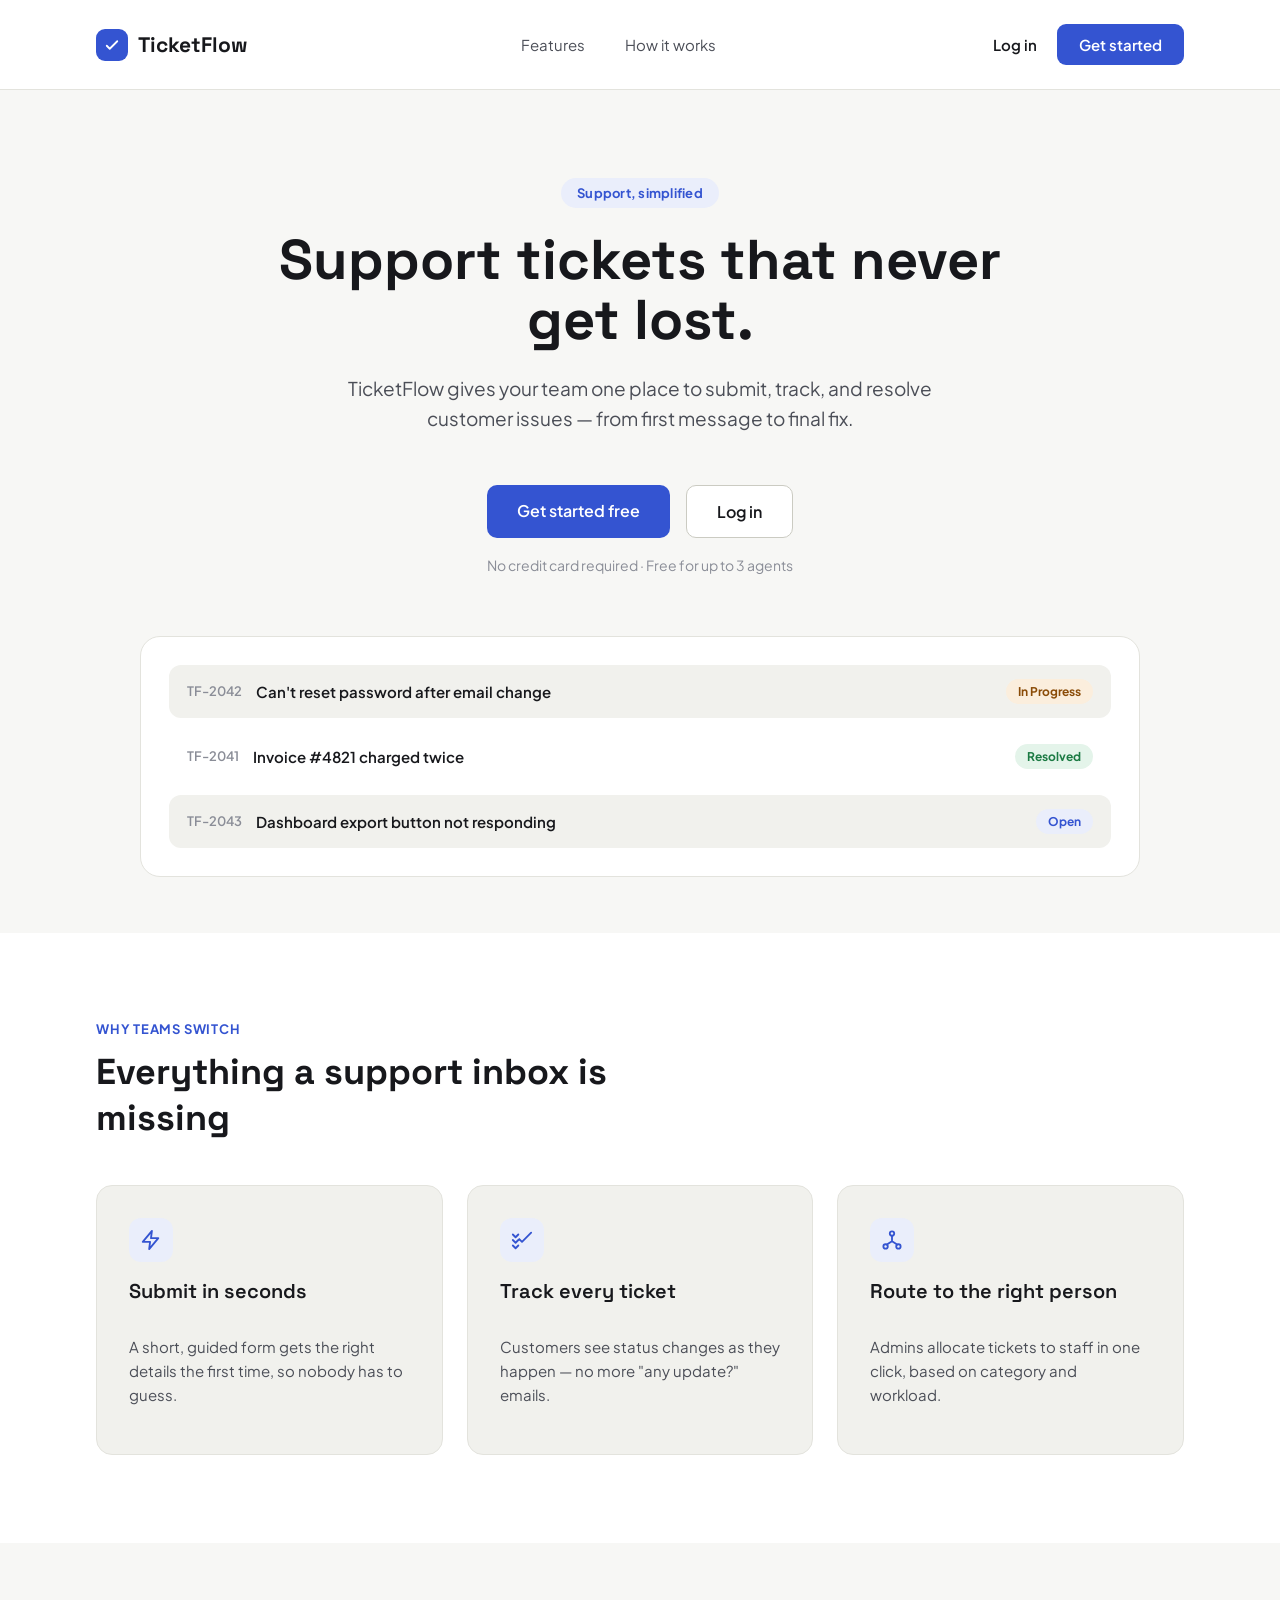
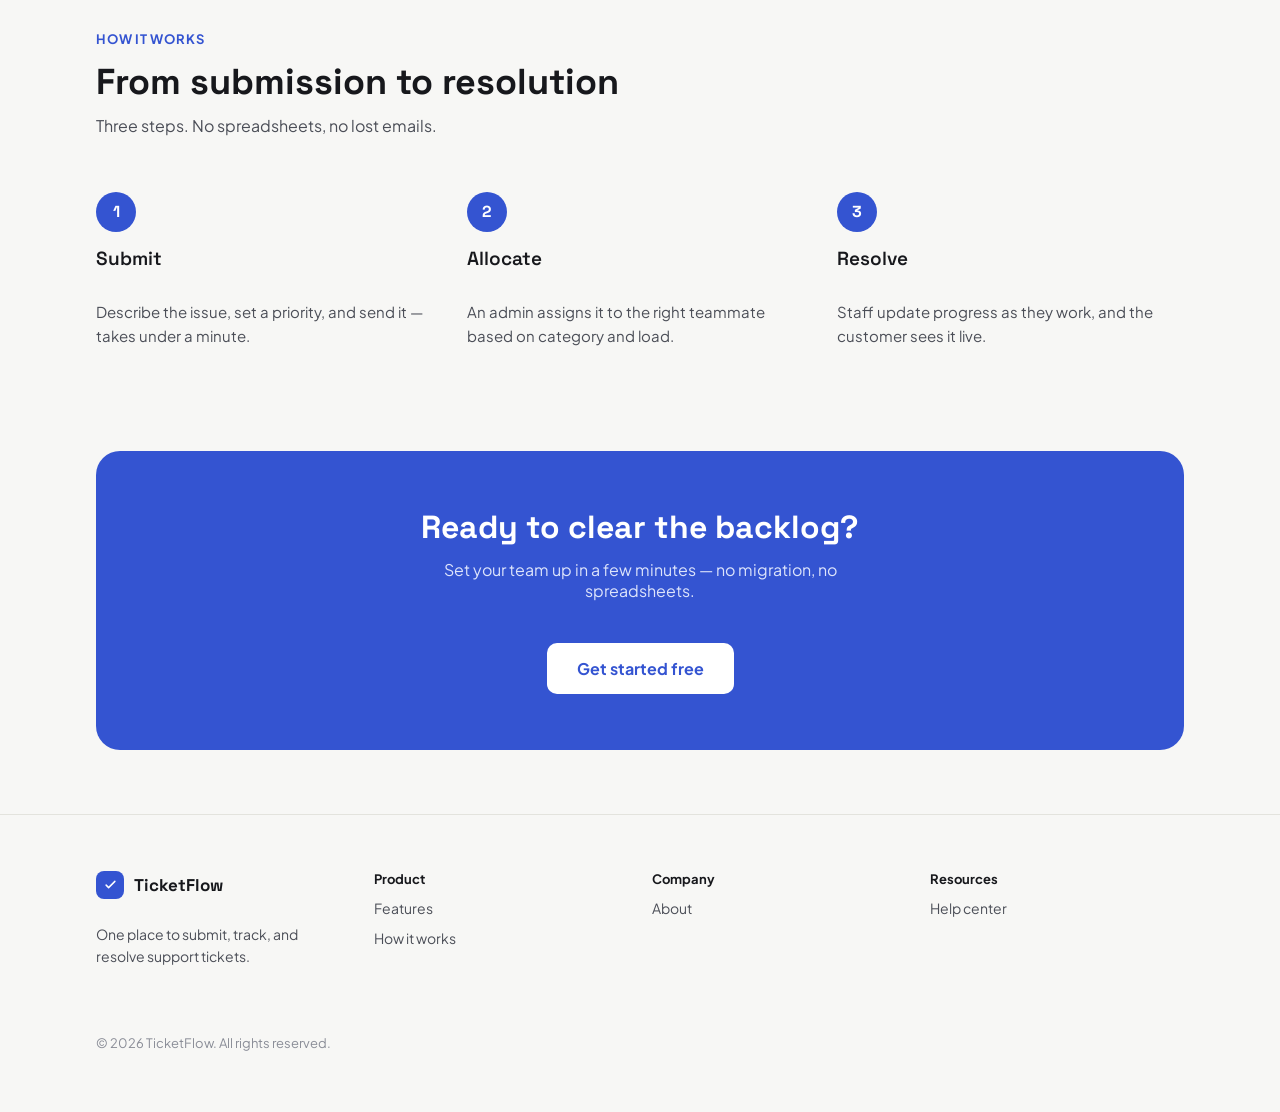
<file: frontend/index.html>
<!doctype html>
<html lang="en">

<head>
    <meta charset="utf-8">
    <title>TicketFlow — Homepage</title>
    <link rel="stylesheet"
        href="https://fonts.googleapis.com/css2?family=Plus+Jakarta+Sans:ital,wght@0,400;0,500;0,600;0,700;1,400&family=Space+Grotesk:wght@500;600;700&display=swap">
    <link rel="stylesheet" href="css/homepage.css">
</head>

<body>
    <div style="display:flex;flex-direction:column;">

        <!-- Nav -->
        <div
            style="display:flex;align-items:center;justify-content:space-between;padding:24px 96px;background:#FFFFFF;border-bottom:1px solid #E3E3DD;">
            <a href="index.html" style="display:flex;align-items:center;gap:10px;">
                <span
                    style="width:32px;height:32px;border-radius:9px;background:#3454D1;display:flex;align-items:center;justify-content:center;">
                    <svg width="18" height="18" viewBox="0 0 24 24" fill="none" stroke="#FFFFFF" stroke-width="2.4"
                        stroke-linecap="round" stroke-linejoin="round">
                        <path d="M5 13l4 4L19 7"></path>
                    </svg>
                </span>
                <span
                    style="font-family:'Space Grotesk',sans-serif;font-weight:700;font-size:21px;color:#17181C;">TicketFlow</span>
            </a>
            <div style="display:flex;align-items:center;gap:40px;">
                <a href="#features" style="font-size:15px;color:#4B4E57;">Features</a>
                <a href="#how-it-works" style="font-size:15px;color:#4B4E57;">How it works</a>
            </div>
            <div style="display:flex;align-items:center;gap:16px;">
                <a href="Login.html" style="font-size:15px;font-weight:600;color:#17181C;padding:10px 4px;">Log
                    in</a>
                <a href="Registration.html"
                    style="background:#3454D1;color:#FFFFFF;font-size:15px;font-weight:600;padding:11px 22px;border-radius:9px;">Get
                    started</a>
            </div>
        </div>

        <!-- Hero -->
        <div
            style="padding:88px 96px 56px 96px;display:flex;flex-direction:column;align-items:center;text-align:center;">
            <span
                style="background:#EAEEFB;color:#3454D1;font-size:13px;font-weight:700;letter-spacing:0.02em;padding:7px 16px;border-radius:999px;">Support,
                simplified</span>
            <h1 style="font-size:56px;line-height:1.08;font-weight:700;margin-top:22px;max-width:820px;">Support
                tickets that never get lost.</h1>
            <p style="font-size:19px;line-height:1.6;color:#4B4E57;max-width:600px;margin-top:22px;">TicketFlow
                gives your team one place to submit, track, and resolve customer issues — from first message to
                final fix.</p>
            <div style="display:flex;gap:16px;margin-top:32px;">
                <a href="Registration.html"
                    style="background:#3454D1;color:#FFFFFF;font-size:16px;font-weight:600;padding:15px 30px;border-radius:10px;">Get
                    started free</a>
                <a href="Login.html"
                    style="background:#FFFFFF;color:#17181C;font-size:16px;font-weight:600;padding:15px 30px;border-radius:10px;border:1px solid #CBCBC2;">Log
                    in</a>
            </div>
            <p style="font-size:14px;color:#8A8D97;margin-top:18px;">No credit card required · Free for up to 3
                agents</p>

            <!-- hero preview card -->
            <div
                style="margin-top:48px;width:100%;max-width:1000px;background:#FFFFFF;border:1px solid #E3E3DD;border-radius:20px;padding:28px;box-sizing:border-box;display:flex;flex-direction:column;gap:12px;text-align:left;">
                <div
                    style="display:flex;align-items:center;justify-content:space-between;padding:14px 18px;background:#F1F1ED;border-radius:12px;">
                    <div style="display:flex;align-items:center;gap:14px;">
                        <span style="font-size:13px;color:#8A8D97;font-weight:600;">TF-2042</span>
                        <span style="font-size:15px;font-weight:600;">Can't reset password after email change</span>
                    </div>
                    <span
                        style="background:#FBEEDD;color:#8A4B07;font-size:12px;font-weight:700;padding:5px 12px;border-radius:999px;">In
                        Progress</span>
                </div>
                <div style="display:flex;align-items:center;justify-content:space-between;padding:14px 18px;">
                    <div style="display:flex;align-items:center;gap:14px;">
                        <span style="font-size:13px;color:#8A8D97;font-weight:600;">TF-2041</span>
                        <span style="font-size:15px;font-weight:600;">Invoice #4821 charged twice</span>
                    </div>
                    <span
                        style="background:#E4F4EA;color:#1B7A43;font-size:12px;font-weight:700;padding:5px 12px;border-radius:999px;">Resolved</span>
                </div>
                <div
                    style="display:flex;align-items:center;justify-content:space-between;padding:14px 18px;background:#F1F1ED;border-radius:12px;">
                    <div style="display:flex;align-items:center;gap:14px;">
                        <span style="font-size:13px;color:#8A8D97;font-weight:600;">TF-2043</span>
                        <span style="font-size:15px;font-weight:600;">Dashboard export button not responding</span>
                    </div>
                    <span
                        style="background:#EAEEFB;color:#3454D1;font-size:12px;font-weight:700;padding:5px 12px;border-radius:999px;">Open</span>
                </div>
            </div>
        </div>

        <!-- Features -->
        <div id="features" style="padding:88px 96px;background:#FFFFFF;display:flex;flex-direction:column;">
            <span style="font-size:13px;font-weight:700;letter-spacing:0.06em;color:#3454D1;">WHY TEAMS
                SWITCH</span>
            <h2 style="font-size:36px;font-weight:700;margin-top:12px;max-width:640px;">Everything a support inbox
                is missing</h2>
            <div style="display:grid;grid-template-columns:repeat(3,minmax(0,1fr));gap:24px;margin-top:44px;">
                <div
                    style="background:#F1F1ED;border:1px solid #E3E3DD;border-radius:16px;padding:32px;box-sizing:border-box;display:flex;flex-direction:column;gap:16px;">
                    <span
                        style="width:44px;height:44px;border-radius:12px;background:#EAEEFB;display:flex;align-items:center;justify-content:center;">
                        <svg width="22" height="22" viewBox="0 0 24 24" fill="none" stroke="#3454D1" stroke-width="2"
                            stroke-linecap="round" stroke-linejoin="round">
                            <path d="M13 2L3 14h8l-1 8 10-12h-8l1-8z"></path>
                        </svg>
                    </span>
                    <h3 style="font-size:20px;font-weight:600;">Submit in seconds</h3>
                    <p style="font-size:15px;line-height:1.6;color:#4B4E57;">A short, guided form gets the right
                        details the first time, so nobody has to guess.</p>
                </div>
                <div
                    style="background:#F1F1ED;border:1px solid #E3E3DD;border-radius:16px;padding:32px;box-sizing:border-box;display:flex;flex-direction:column;gap:16px;">
                    <span
                        style="width:44px;height:44px;border-radius:12px;background:#EAEEFB;display:flex;align-items:center;justify-content:center;">
                        <svg width="22" height="22" viewBox="0 0 24 24" fill="none" stroke="#3454D1" stroke-width="2"
                            stroke-linecap="round" stroke-linejoin="round">
                            <path d="M9 11l3 3L22 4M2 12l3 3 3-3M2 6l3 3 3-3M2 18l3 3 3-3"></path>
                        </svg>
                    </span>
                    <h3 style="font-size:20px;font-weight:600;">Track every ticket</h3>
                    <p style="font-size:15px;line-height:1.6;color:#4B4E57;">Customers see status changes as they
                        happen — no more "any update?" emails.</p>
                </div>
                <div
                    style="background:#F1F1ED;border:1px solid #E3E3DD;border-radius:16px;padding:32px;box-sizing:border-box;display:flex;flex-direction:column;gap:16px;">
                    <span
                        style="width:44px;height:44px;border-radius:12px;background:#EAEEFB;display:flex;align-items:center;justify-content:center;">
                        <svg width="22" height="22" viewBox="0 0 24 24" fill="none" stroke="#3454D1" stroke-width="2"
                            stroke-linecap="round" stroke-linejoin="round">
                            <circle cx="12" cy="5" r="2.4"></circle>
                            <circle cx="5" cy="19" r="2.4"></circle>
                            <circle cx="19" cy="19" r="2.4"></circle>
                            <path d="M12 7.4v6M12 13.4L6.4 17M12 13.4L17.6 17"></path>
                        </svg>
                    </span>
                    <h3 style="font-size:20px;font-weight:600;">Route to the right person</h3>
                    <p style="font-size:15px;line-height:1.6;color:#4B4E57;">Admins allocate tickets to staff in one
                        click, based on category and workload.</p>
                </div>
            </div>
        </div>

        <!-- How it works -->
        <div id="how-it-works" style="padding:88px 96px;background:#F7F7F5;display:flex;flex-direction:column;">
            <span style="font-size:13px;font-weight:700;letter-spacing:0.06em;color:#3454D1;">HOW IT WORKS</span>
            <h2 style="font-size:36px;font-weight:700;margin-top:12px;">From submission to resolution</h2>
            <p style="font-size:16px;color:#4B4E57;margin-top:10px;">Three steps. No spreadsheets, no lost emails.
            </p>
            <div style="display:grid;grid-template-columns:repeat(3,minmax(0,1fr));gap:24px;margin-top:40px;">
                <div style="display:flex;flex-direction:column;gap:14px;">
                    <span
                        style="width:40px;height:40px;border-radius:999px;background:#3454D1;color:#FFFFFF;font-family:'Space Grotesk',sans-serif;font-weight:700;font-size:16px;display:flex;align-items:center;justify-content:center;">1</span>
                    <h3 style="font-size:19px;font-weight:600;">Submit</h3>
                    <p style="font-size:15px;line-height:1.6;color:#4B4E57;">Describe the issue, set a priority, and
                        send it — takes under a minute.</p>
                </div>
                <div style="display:flex;flex-direction:column;gap:14px;">
                    <span
                        style="width:40px;height:40px;border-radius:999px;background:#3454D1;color:#FFFFFF;font-family:'Space Grotesk',sans-serif;font-weight:700;font-size:16px;display:flex;align-items:center;justify-content:center;">2</span>
                    <h3 style="font-size:19px;font-weight:600;">Allocate</h3>
                    <p style="font-size:15px;line-height:1.6;color:#4B4E57;">An admin assigns it to the right
                        teammate based on category and load.</p>
                </div>
                <div style="display:flex;flex-direction:column;gap:14px;">
                    <span
                        style="width:40px;height:40px;border-radius:999px;background:#3454D1;color:#FFFFFF;font-family:'Space Grotesk',sans-serif;font-weight:700;font-size:16px;display:flex;align-items:center;justify-content:center;">3</span>
                    <h3 style="font-size:19px;font-weight:600;">Resolve</h3>
                    <p style="font-size:15px;line-height:1.6;color:#4B4E57;">Staff update progress as they work, and
                        the customer sees it live.</p>
                </div>
            </div>
        </div>

        <!-- CTA -->
        <div
            style="margin:0 96px;padding:56px 64px;background:#3454D1;border-radius:24px;display:flex;flex-direction:column;align-items:center;text-align:center;box-sizing:border-box;">
            <h2 style="font-size:32px;font-weight:700;color:#FFFFFF;">Ready to clear the backlog?</h2>
            <p style="font-size:16px;color:#DDE4FB;margin-top:12px;max-width:480px;">Set your team up in a few
                minutes — no migration, no spreadsheets.</p>
            <a href="Registration.html"
                style="margin-top:26px;background:#FFFFFF;color:#3454D1;font-size:16px;font-weight:700;padding:15px 30px;border-radius:10px;">Get
                started free</a>
        </div>

        <!-- Footer -->
        <div
            style="margin-top:64px;padding:56px 96px 48px 96px;border-top:1px solid #E3E3DD;display:flex;flex-direction:column;gap:40px;">
            <div style="display:grid;grid-template-columns:repeat(4,minmax(0,1fr));gap:24px;">
                <div style="display:flex;flex-direction:column;gap:10px;">
                    <div style="display:flex;align-items:center;gap:10px;">
                        <span
                            style="width:28px;height:28px;border-radius:8px;background:#3454D1;display:flex;align-items:center;justify-content:center;">
                            <svg width="15" height="15" viewBox="0 0 24 24" fill="none" stroke="#FFFFFF"
                                stroke-width="2.4" stroke-linecap="round" stroke-linejoin="round">
                                <path d="M5 13l4 4L19 7"></path>
                            </svg>
                        </span>
                        <span
                            style="font-family:'Space Grotesk',sans-serif;font-weight:700;font-size:17px;">TicketFlow</span>
                    </div>
                    <p style="font-size:14px;color:#4B4E57;line-height:1.6;max-width:220px;">One place to submit,
                        track, and resolve support tickets.</p>
                </div>
                <div style="display:flex;flex-direction:column;gap:12px;">
                    <span style="font-size:13px;font-weight:700;color:#17181C;">Product</span>
                    <a href="#features" style="font-size:14px;color:#4B4E57;">Features</a>
                    <a href="#how-it-works" style="font-size:14px;color:#4B4E57;">How it works</a>
                </div>
                <div style="display:flex;flex-direction:column;gap:12px;">
                    <span style="font-size:13px;font-weight:700;color:#17181C;">Company</span>
                    <a href="index.html" style="font-size:14px;color:#4B4E57;">About</a>
                </div>
                <div style="display:flex;flex-direction:column;gap:12px;">
                    <span style="font-size:13px;font-weight:700;color:#17181C;">Resources</span>
                    <a href="index.html" style="font-size:14px;color:#4B4E57;">Help center</a>
                </div>
            </div>
            <p style="font-size:13px;color:#8A8D97;">© 2026 TicketFlow. All rights reserved.</p>
        </div>

    </div>
</body>

</html>
</file>
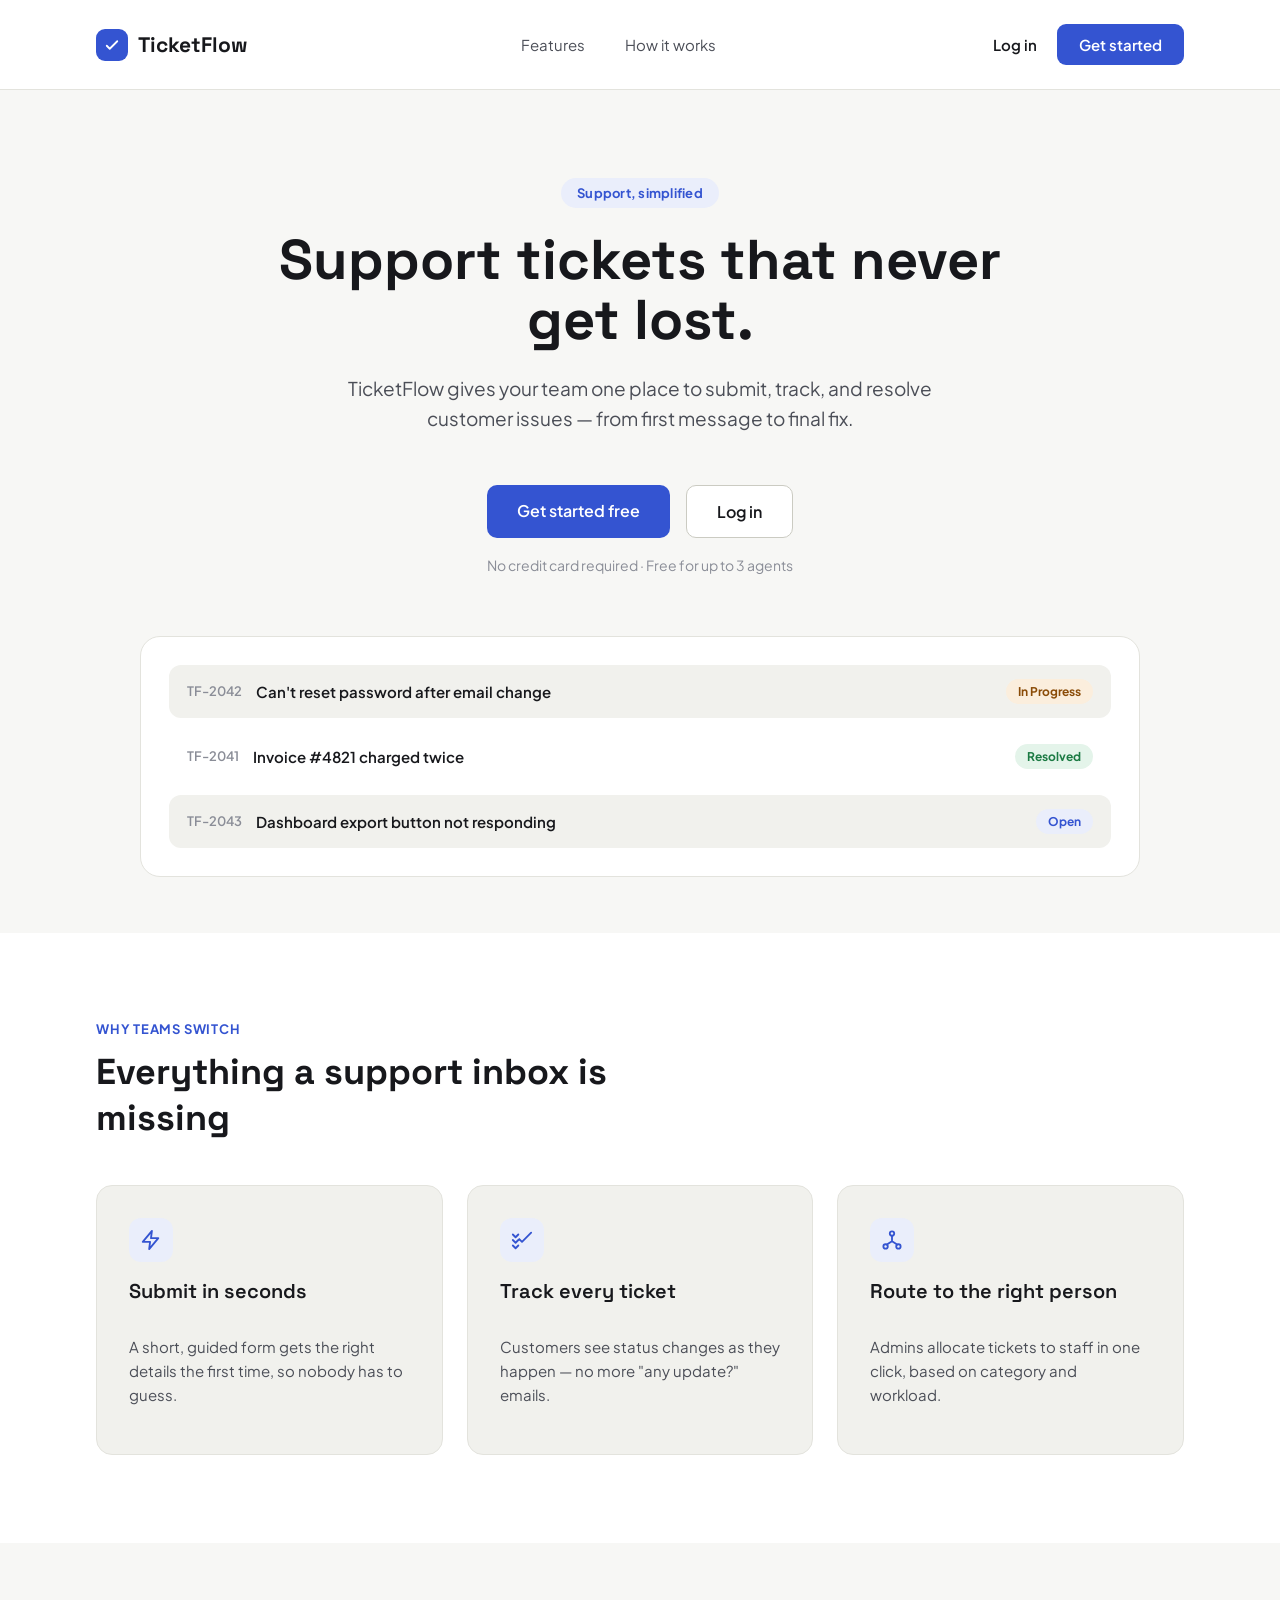
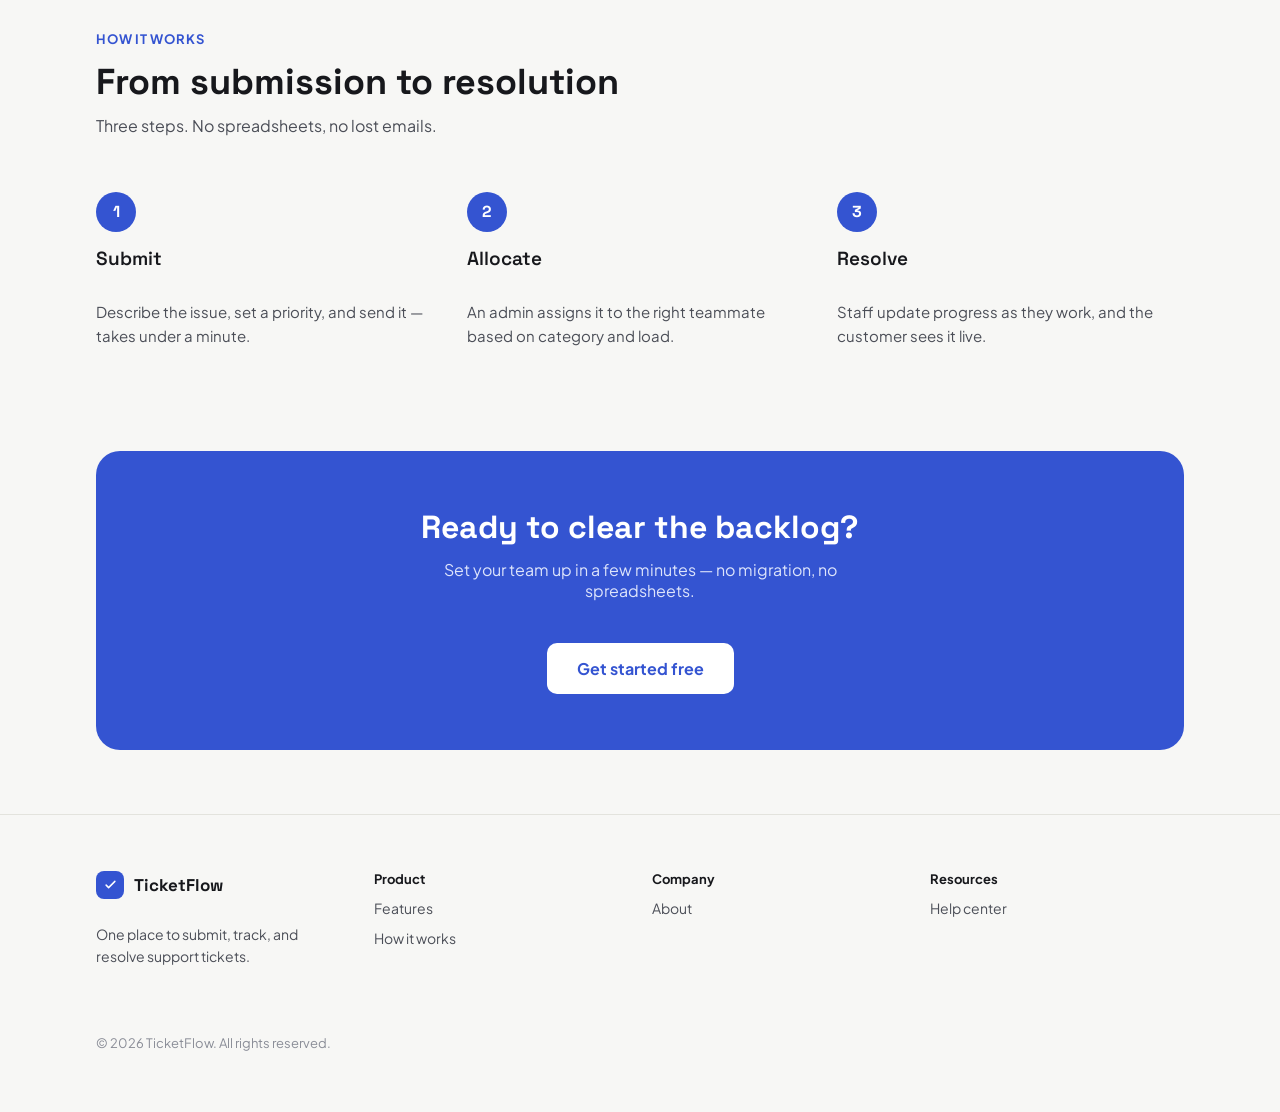
<file: frontend/Homepage.html>
<!doctype html>
<html lang="en">

<head>
    <meta charset="utf-8">
    <title>TicketFlow — Homepage</title>
    <link rel="stylesheet"
        href="https://fonts.googleapis.com/css2?family=Plus+Jakarta+Sans:ital,wght@0,400;0,500;0,600;0,700;1,400&family=Space+Grotesk:wght@500;600;700&display=swap">
    <link rel="stylesheet" href="css/homepage.css">
</head>

<body>
    <div style="display:flex;flex-direction:column;">

        <!-- Nav -->
        <div
            style="display:flex;align-items:center;justify-content:space-between;padding:24px 96px;background:#FFFFFF;border-bottom:1px solid #E3E3DD;">
            <a href="Homepage.html" style="display:flex;align-items:center;gap:10px;">
                <span
                    style="width:32px;height:32px;border-radius:9px;background:#3454D1;display:flex;align-items:center;justify-content:center;">
                    <svg width="18" height="18" viewBox="0 0 24 24" fill="none" stroke="#FFFFFF" stroke-width="2.4"
                        stroke-linecap="round" stroke-linejoin="round">
                        <path d="M5 13l4 4L19 7"></path>
                    </svg>
                </span>
                <span
                    style="font-family:'Space Grotesk',sans-serif;font-weight:700;font-size:21px;color:#17181C;">TicketFlow</span>
            </a>
            <div style="display:flex;align-items:center;gap:40px;">
                <a href="#features" style="font-size:15px;color:#4B4E57;">Features</a>
                <a href="#how-it-works" style="font-size:15px;color:#4B4E57;">How it works</a>
            </div>
            <div style="display:flex;align-items:center;gap:16px;">
                <a href="Login.html" style="font-size:15px;font-weight:600;color:#17181C;padding:10px 4px;">Log
                    in</a>
                <a href="Registration.html"
                    style="background:#3454D1;color:#FFFFFF;font-size:15px;font-weight:600;padding:11px 22px;border-radius:9px;">Get
                    started</a>
            </div>
        </div>

        <!-- Hero -->
        <div
            style="padding:88px 96px 56px 96px;display:flex;flex-direction:column;align-items:center;text-align:center;">
            <span
                style="background:#EAEEFB;color:#3454D1;font-size:13px;font-weight:700;letter-spacing:0.02em;padding:7px 16px;border-radius:999px;">Support,
                simplified</span>
            <h1 style="font-size:56px;line-height:1.08;font-weight:700;margin-top:22px;max-width:820px;">Support
                tickets that never get lost.</h1>
            <p style="font-size:19px;line-height:1.6;color:#4B4E57;max-width:600px;margin-top:22px;">TicketFlow
                gives your team one place to submit, track, and resolve customer issues — from first message to
                final fix.</p>
            <div style="display:flex;gap:16px;margin-top:32px;">
                <a href="Registration.html"
                    style="background:#3454D1;color:#FFFFFF;font-size:16px;font-weight:600;padding:15px 30px;border-radius:10px;">Get
                    started free</a>
                <a href="Login.html"
                    style="background:#FFFFFF;color:#17181C;font-size:16px;font-weight:600;padding:15px 30px;border-radius:10px;border:1px solid #CBCBC2;">Log
                    in</a>
            </div>
            <p style="font-size:14px;color:#8A8D97;margin-top:18px;">No credit card required · Free for up to 3
                agents</p>

            <!-- hero preview card -->
            <div
                style="margin-top:48px;width:100%;max-width:1000px;background:#FFFFFF;border:1px solid #E3E3DD;border-radius:20px;padding:28px;box-sizing:border-box;display:flex;flex-direction:column;gap:12px;text-align:left;">
                <div
                    style="display:flex;align-items:center;justify-content:space-between;padding:14px 18px;background:#F1F1ED;border-radius:12px;">
                    <div style="display:flex;align-items:center;gap:14px;">
                        <span style="font-size:13px;color:#8A8D97;font-weight:600;">TF-2042</span>
                        <span style="font-size:15px;font-weight:600;">Can't reset password after email change</span>
                    </div>
                    <span
                        style="background:#FBEEDD;color:#8A4B07;font-size:12px;font-weight:700;padding:5px 12px;border-radius:999px;">In
                        Progress</span>
                </div>
                <div style="display:flex;align-items:center;justify-content:space-between;padding:14px 18px;">
                    <div style="display:flex;align-items:center;gap:14px;">
                        <span style="font-size:13px;color:#8A8D97;font-weight:600;">TF-2041</span>
                        <span style="font-size:15px;font-weight:600;">Invoice #4821 charged twice</span>
                    </div>
                    <span
                        style="background:#E4F4EA;color:#1B7A43;font-size:12px;font-weight:700;padding:5px 12px;border-radius:999px;">Resolved</span>
                </div>
                <div
                    style="display:flex;align-items:center;justify-content:space-between;padding:14px 18px;background:#F1F1ED;border-radius:12px;">
                    <div style="display:flex;align-items:center;gap:14px;">
                        <span style="font-size:13px;color:#8A8D97;font-weight:600;">TF-2043</span>
                        <span style="font-size:15px;font-weight:600;">Dashboard export button not responding</span>
                    </div>
                    <span
                        style="background:#EAEEFB;color:#3454D1;font-size:12px;font-weight:700;padding:5px 12px;border-radius:999px;">Open</span>
                </div>
            </div>
        </div>

        <!-- Features -->
        <div id="features" style="padding:88px 96px;background:#FFFFFF;display:flex;flex-direction:column;">
            <span style="font-size:13px;font-weight:700;letter-spacing:0.06em;color:#3454D1;">WHY TEAMS
                SWITCH</span>
            <h2 style="font-size:36px;font-weight:700;margin-top:12px;max-width:640px;">Everything a support inbox
                is missing</h2>
            <div style="display:grid;grid-template-columns:repeat(3,minmax(0,1fr));gap:24px;margin-top:44px;">
                <div
                    style="background:#F1F1ED;border:1px solid #E3E3DD;border-radius:16px;padding:32px;box-sizing:border-box;display:flex;flex-direction:column;gap:16px;">
                    <span
                        style="width:44px;height:44px;border-radius:12px;background:#EAEEFB;display:flex;align-items:center;justify-content:center;">
                        <svg width="22" height="22" viewBox="0 0 24 24" fill="none" stroke="#3454D1" stroke-width="2"
                            stroke-linecap="round" stroke-linejoin="round">
                            <path d="M13 2L3 14h8l-1 8 10-12h-8l1-8z"></path>
                        </svg>
                    </span>
                    <h3 style="font-size:20px;font-weight:600;">Submit in seconds</h3>
                    <p style="font-size:15px;line-height:1.6;color:#4B4E57;">A short, guided form gets the right
                        details the first time, so nobody has to guess.</p>
                </div>
                <div
                    style="background:#F1F1ED;border:1px solid #E3E3DD;border-radius:16px;padding:32px;box-sizing:border-box;display:flex;flex-direction:column;gap:16px;">
                    <span
                        style="width:44px;height:44px;border-radius:12px;background:#EAEEFB;display:flex;align-items:center;justify-content:center;">
                        <svg width="22" height="22" viewBox="0 0 24 24" fill="none" stroke="#3454D1" stroke-width="2"
                            stroke-linecap="round" stroke-linejoin="round">
                            <path d="M9 11l3 3L22 4M2 12l3 3 3-3M2 6l3 3 3-3M2 18l3 3 3-3"></path>
                        </svg>
                    </span>
                    <h3 style="font-size:20px;font-weight:600;">Track every ticket</h3>
                    <p style="font-size:15px;line-height:1.6;color:#4B4E57;">Customers see status changes as they
                        happen — no more "any update?" emails.</p>
                </div>
                <div
                    style="background:#F1F1ED;border:1px solid #E3E3DD;border-radius:16px;padding:32px;box-sizing:border-box;display:flex;flex-direction:column;gap:16px;">
                    <span
                        style="width:44px;height:44px;border-radius:12px;background:#EAEEFB;display:flex;align-items:center;justify-content:center;">
                        <svg width="22" height="22" viewBox="0 0 24 24" fill="none" stroke="#3454D1" stroke-width="2"
                            stroke-linecap="round" stroke-linejoin="round">
                            <circle cx="12" cy="5" r="2.4"></circle>
                            <circle cx="5" cy="19" r="2.4"></circle>
                            <circle cx="19" cy="19" r="2.4"></circle>
                            <path d="M12 7.4v6M12 13.4L6.4 17M12 13.4L17.6 17"></path>
                        </svg>
                    </span>
                    <h3 style="font-size:20px;font-weight:600;">Route to the right person</h3>
                    <p style="font-size:15px;line-height:1.6;color:#4B4E57;">Admins allocate tickets to staff in one
                        click, based on category and workload.</p>
                </div>
            </div>
        </div>

        <!-- How it works -->
        <div id="how-it-works" style="padding:88px 96px;background:#F7F7F5;display:flex;flex-direction:column;">
            <span style="font-size:13px;font-weight:700;letter-spacing:0.06em;color:#3454D1;">HOW IT WORKS</span>
            <h2 style="font-size:36px;font-weight:700;margin-top:12px;">From submission to resolution</h2>
            <p style="font-size:16px;color:#4B4E57;margin-top:10px;">Three steps. No spreadsheets, no lost emails.
            </p>
            <div style="display:grid;grid-template-columns:repeat(3,minmax(0,1fr));gap:24px;margin-top:40px;">
                <div style="display:flex;flex-direction:column;gap:14px;">
                    <span
                        style="width:40px;height:40px;border-radius:999px;background:#3454D1;color:#FFFFFF;font-family:'Space Grotesk',sans-serif;font-weight:700;font-size:16px;display:flex;align-items:center;justify-content:center;">1</span>
                    <h3 style="font-size:19px;font-weight:600;">Submit</h3>
                    <p style="font-size:15px;line-height:1.6;color:#4B4E57;">Describe the issue, set a priority, and
                        send it — takes under a minute.</p>
                </div>
                <div style="display:flex;flex-direction:column;gap:14px;">
                    <span
                        style="width:40px;height:40px;border-radius:999px;background:#3454D1;color:#FFFFFF;font-family:'Space Grotesk',sans-serif;font-weight:700;font-size:16px;display:flex;align-items:center;justify-content:center;">2</span>
                    <h3 style="font-size:19px;font-weight:600;">Allocate</h3>
                    <p style="font-size:15px;line-height:1.6;color:#4B4E57;">An admin assigns it to the right
                        teammate based on category and load.</p>
                </div>
                <div style="display:flex;flex-direction:column;gap:14px;">
                    <span
                        style="width:40px;height:40px;border-radius:999px;background:#3454D1;color:#FFFFFF;font-family:'Space Grotesk',sans-serif;font-weight:700;font-size:16px;display:flex;align-items:center;justify-content:center;">3</span>
                    <h3 style="font-size:19px;font-weight:600;">Resolve</h3>
                    <p style="font-size:15px;line-height:1.6;color:#4B4E57;">Staff update progress as they work, and
                        the customer sees it live.</p>
                </div>
            </div>
        </div>

        <!-- CTA -->
        <div
            style="margin:0 96px;padding:56px 64px;background:#3454D1;border-radius:24px;display:flex;flex-direction:column;align-items:center;text-align:center;box-sizing:border-box;">
            <h2 style="font-size:32px;font-weight:700;color:#FFFFFF;">Ready to clear the backlog?</h2>
            <p style="font-size:16px;color:#DDE4FB;margin-top:12px;max-width:480px;">Set your team up in a few
                minutes — no migration, no spreadsheets.</p>
            <a href="index.html"
                style="margin-top:26px;background:#FFFFFF;color:#3454D1;font-size:16px;font-weight:700;padding:15px 30px;border-radius:10px;">Get
                started free</a>
        </div>

        <!-- Footer -->
        <div
            style="margin-top:64px;padding:56px 96px 48px 96px;border-top:1px solid #E3E3DD;display:flex;flex-direction:column;gap:40px;">
            <div style="display:grid;grid-template-columns:repeat(4,minmax(0,1fr));gap:24px;">
                <div style="display:flex;flex-direction:column;gap:10px;">
                    <div style="display:flex;align-items:center;gap:10px;">
                        <span
                            style="width:28px;height:28px;border-radius:8px;background:#3454D1;display:flex;align-items:center;justify-content:center;">
                            <svg width="15" height="15" viewBox="0 0 24 24" fill="none" stroke="#FFFFFF"
                                stroke-width="2.4" stroke-linecap="round" stroke-linejoin="round">
                                <path d="M5 13l4 4L19 7"></path>
                            </svg>
                        </span>
                        <span
                            style="font-family:'Space Grotesk',sans-serif;font-weight:700;font-size:17px;">TicketFlow</span>
                    </div>
                    <p style="font-size:14px;color:#4B4E57;line-height:1.6;max-width:220px;">One place to submit,
                        track, and resolve support tickets.</p>
                </div>
                <div style="display:flex;flex-direction:column;gap:12px;">
                    <span style="font-size:13px;font-weight:700;color:#17181C;">Product</span>
                    <a href="#features" style="font-size:14px;color:#4B4E57;">Features</a>
                    <a href="#how-it-works" style="font-size:14px;color:#4B4E57;">How it works</a>
                </div>
                <div style="display:flex;flex-direction:column;gap:12px;">
                    <span style="font-size:13px;font-weight:700;color:#17181C;">Company</span>
                    <a href="index.html" style="font-size:14px;color:#4B4E57;">About</a>
                </div>
                <div style="display:flex;flex-direction:column;gap:12px;">
                    <span style="font-size:13px;font-weight:700;color:#17181C;">Resources</span>
                    <a href="index.html" style="font-size:14px;color:#4B4E57;">Help center</a>
                </div>
            </div>
            <p style="font-size:13px;color:#8A8D97;">© 2026 TicketFlow. All rights reserved.</p>
        </div>

    </div>
</body>

</html>
</file>
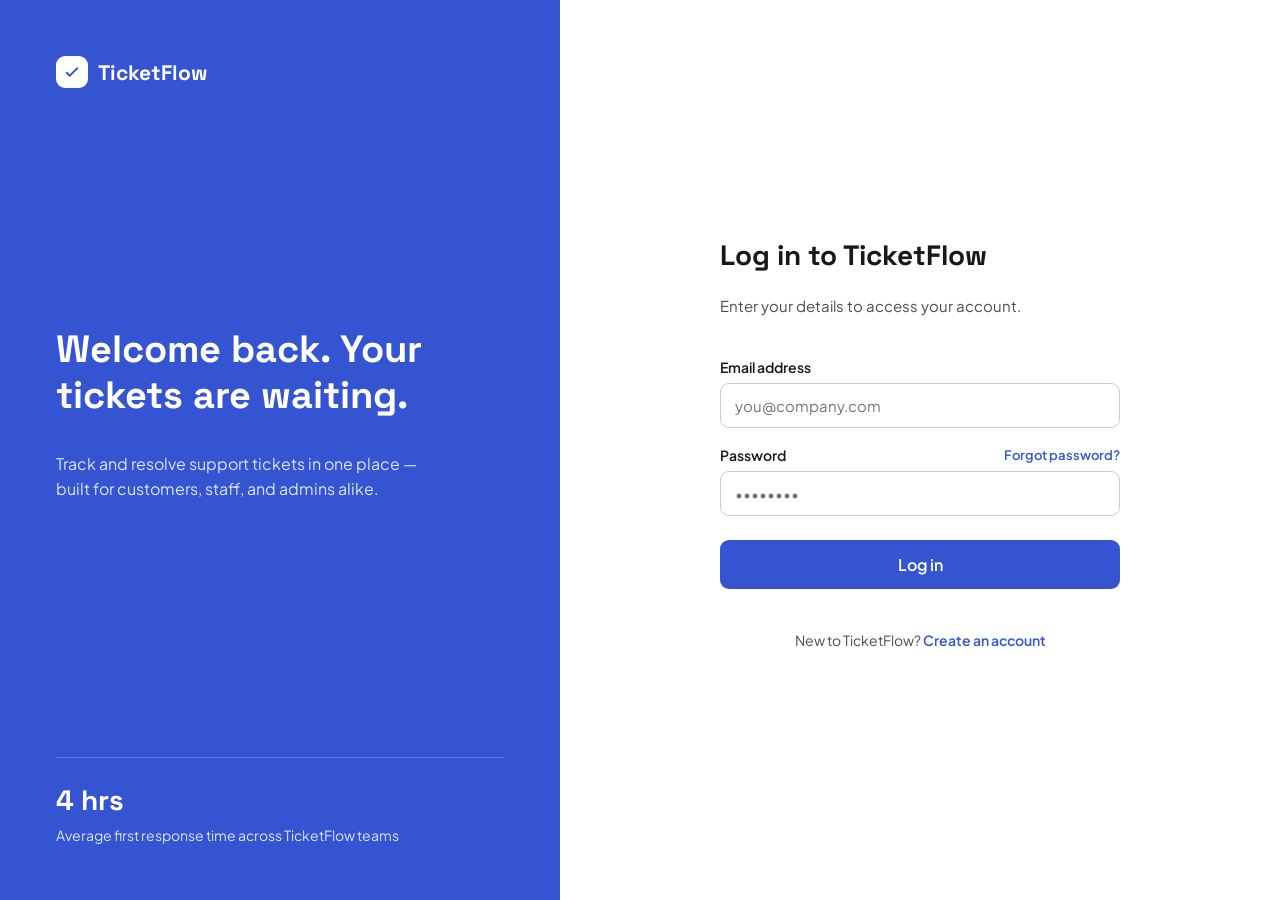
<file: frontend/Login.html>
<!doctype html>
<html lang="en">

<head>
    <meta charset="utf-8">
    <title>TicketFlow — Log in</title>
    <link rel="stylesheet"
        href="https://fonts.googleapis.com/css2?family=Plus+Jakarta+Sans:ital,wght@0,400;0,500;0,600;0,700;1,400&family=Space+Grotesk:wght@500;600;700&display=swap">
    <link rel="stylesheet" href="css/homepage.css">
    <link rel="stylesheet" href="css/auth.css">
</head>

<body>
    <div class="auth-page">

        <!-- Brand panel -->
        <div class="auth-brand">
            <a href="Homepage.html" class="auth-logo">
                <span class="auth-logo-icon">
                    <svg width="18" height="18" viewBox="0 0 24 24" fill="none" stroke="#3454D1" stroke-width="2.4"
                        stroke-linecap="round" stroke-linejoin="round">
                        <path d="M5 13l4 4L19 7"></path>
                    </svg>
                </span>
                <span class="auth-logo-text">TicketFlow</span>
            </a>
            <div class="auth-brand-copy">
                <h1 class="auth-brand-title">Welcome back. Your tickets are waiting.</h1>
                <p class="auth-brand-desc">Track and resolve support tickets in one place — built for customers,
                    staff, and admins alike.</p>
            </div>
            <div class="auth-brand-footer auth-brand-footer--tight">
                <span class="auth-stat-value">4 hrs</span>
                <span class="auth-stat-label">Average first response time across TicketFlow teams</span>
            </div>
        </div>

        <!-- Form panel -->
        <div class="auth-form-panel">
            <div class="auth-form-card">
                <div class="auth-form-header">
                    <h2 class="auth-form-title">Log in to TicketFlow</h2>
                    <p class="auth-form-subtitle">Enter your details to access your account.</p>
                </div>
                <form class="auth-form" onsubmit="handleFormSubmit(event)">
                    <div class="form-field">
                        <label for="email" class="form-label">Email address</label>
                        <input id="email" name="email" type="email" placeholder="you@company.com" class="form-input"
                            required>
                    </div>
                    <div class="form-field">
                        <div class="form-label-row">
                            <label for="password" class="form-label">Password</label>
                            <a href="ResetPassword.html" class="form-link form-link--small">Forgot password?</a>
                        </div>
                        <input id="password" name="password" type="password" placeholder="••••••••" class="form-input"
                            required>
                    </div>

                    <button type="submit" class="btn-primary">Log in</button>
                </form>
                <p class="auth-footer-text">New to TicketFlow? <a href="Registration.html" class="form-link">Create
                        an account</a></p>
            </div>
        </div>

    </div>
</body>
<script>
    function handleFormSubmit(event) {
        event.preventDefault();

        // not by email, so the "Email address" field's value is sent as the username here.
        const email = document.getElementById('email').value;
        const password = document.getElementById('password').value;

        if (!email || !password) {
            alert('Please fill in both email and password.');
            return;
        }

        fetch('http://ticketflow-env.eba-gamu7nvf.ap-southeast-1.elasticbeanstalk.com/users/login', {
            method: 'POST',
            headers: { 'Content-Type': 'application/json' },
            body: JSON.stringify({ email: email, password: password })
        })
            .then(response => response.json())
            .then(data => {
                if (data.error) {
                    alert(data.error);
                    document.getElementById('password').value = ''; // Clear the password field
                    document.getElementById('email').value = '';
                    return;
                }

                localStorage.setItem('ticketflow_user', JSON.stringify(data.user));
                alert('Login successful!');

                if (data.user.role === 'admin') {
                    window.location.href = 'Admin/Dashboard.html';
                } else if (data.user.role === 'staff') {
                    window.location.href = 'Staff/Dashboard.html';
                } else {
                    window.location.href = 'User/TicketHistory.html';
                }

            })
            .catch(error => {
                console.error('Error during login:', error);
                alert('Could not reach the server. Is the backend running?');
            });
    }
</script>

</html>
</file>
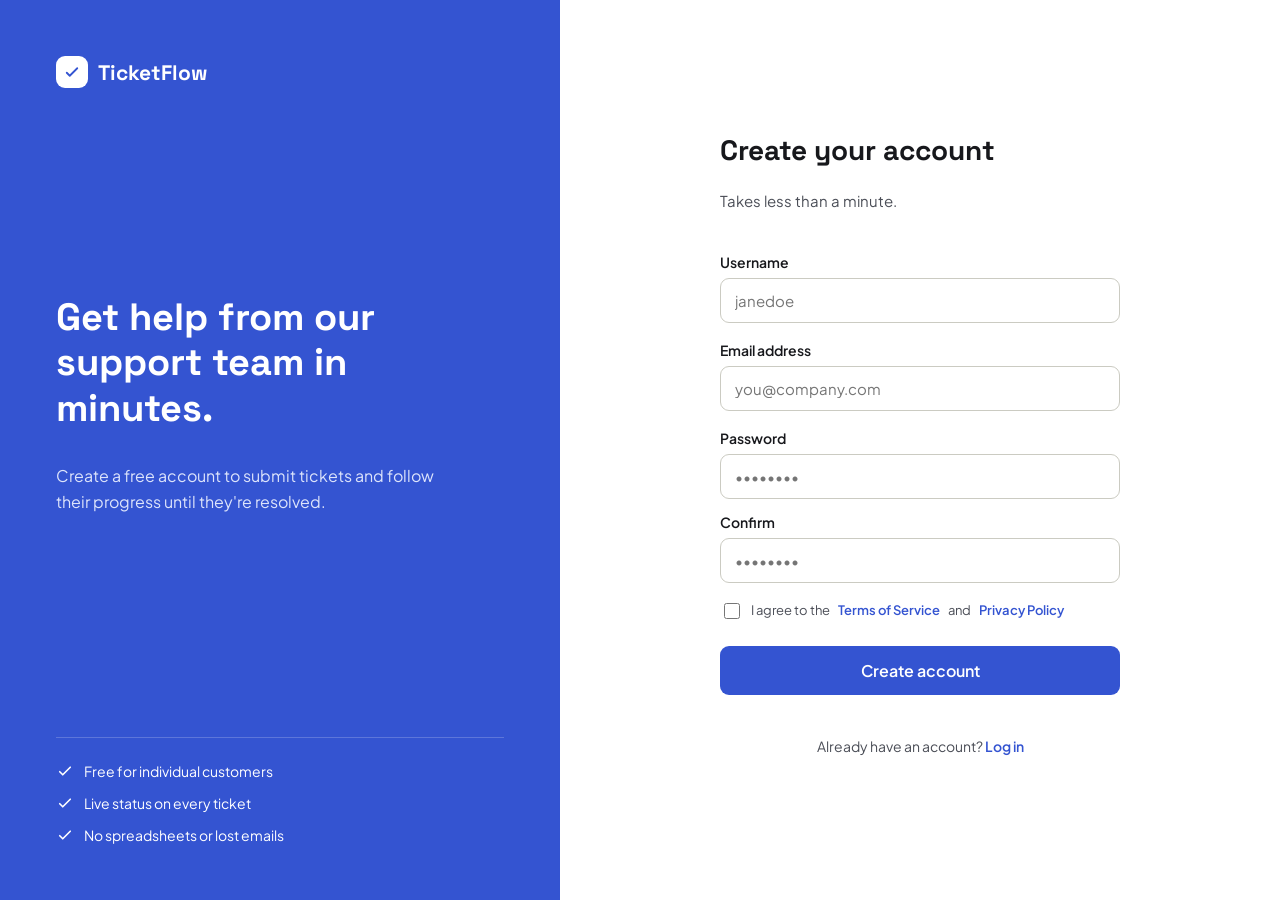
<file: frontend/Registration.html>
<!doctype html>
<html lang="en">

<head>
    <meta charset="utf-8">
    <title>TicketFlow — Create account</title>
    <link rel="stylesheet"
        href="https://fonts.googleapis.com/css2?family=Plus+Jakarta+Sans:ital,wght@0,400;0,500;0,600;0,700;1,400&family=Space+Grotesk:wght@500;600;700&display=swap">
    <link rel="stylesheet" href="css/homepage.css">
    <link rel="stylesheet" href="css/auth.css">
</head>

<body>
    <div class="auth-page">

        <!-- Brand panel -->
        <div class="auth-brand">
            <a href="Registration.html" class="auth-logo">
                <span class="auth-logo-icon">
                    <svg width="18" height="18" viewBox="0 0 24 24" fill="none" stroke="#3454D1" stroke-width="2.4"
                        stroke-linecap="round" stroke-linejoin="round">
                        <path d="M5 13l4 4L19 7"></path>
                    </svg>
                </span>
                <span class="auth-logo-text">TicketFlow</span>
            </a>
            <div class="auth-brand-copy">
                <h1 class="auth-brand-title">Get help from our support team in minutes.</h1>
                <p class="auth-brand-desc">Create a free account to submit tickets and follow their progress until
                    they're resolved.</p>
            </div>
            <div class="auth-brand-footer">
                <div class="auth-feature-item">
                    <svg width="18" height="18" viewBox="0 0 24 24" fill="none" stroke="#FFFFFF" stroke-width="2.2"
                        stroke-linecap="round" stroke-linejoin="round">
                        <path d="M5 13l4 4L19 7"></path>
                    </svg>
                    <span class="auth-feature-text">Free for individual customers</span>
                </div>
                <div class="auth-feature-item">
                    <svg width="18" height="18" viewBox="0 0 24 24" fill="none" stroke="#FFFFFF" stroke-width="2.2"
                        stroke-linecap="round" stroke-linejoin="round">
                        <path d="M5 13l4 4L19 7"></path>
                    </svg>
                    <span class="auth-feature-text">Live status on every ticket</span>
                </div>
                <div class="auth-feature-item">
                    <svg width="18" height="18" viewBox="0 0 24 24" fill="none" stroke="#FFFFFF" stroke-width="2.2"
                        stroke-linecap="round" stroke-linejoin="round">
                        <path d="M5 13l4 4L19 7"></path>
                    </svg>
                    <span class="auth-feature-text">No spreadsheets or lost emails</span>
                </div>
            </div>
        </div>

        <!-- Form panel -->
        <div class="auth-form-panel">
            <div class="auth-form-card">
                <div class="auth-form-header">
                    <h2 class="auth-form-title">Create your account</h2>
                    <p class="auth-form-subtitle">Takes less than a minute.</p>
                </div>
                <form class="auth-form" onsubmit="handleFormSubmit(event)">
                    <div class="form-field">
                        <label for="username" class="form-label">Username</label>
                        <input id="username" name="username" type="text" placeholder="janedoe" class="form-input"
                            required>
                    </div>
                    <div class="form-field">
                        <label for="email" class="form-label">Email address</label>
                        <input id="email" name="email" type="email" placeholder="you@company.com" class="form-input"
                            required>
                    </div>


                    <div class="form-field-row">
                        <div class="form-field">
                            <label for="password" class="form-label">Password</label>
                            <input id="password" name="password" type="password" placeholder="••••••••"
                                class="form-input" required>
                        </div>
                        <div class="form-field">
                            <label for="confirm" class="form-label">Confirm</label>
                            <input id="confirm" name="confirm" type="password" placeholder="••••••••" class="form-input"
                                required>
                        </div>
                    </div>
                    <label class="form-terms">
                        <input type="checkbox" class="form-checkbox-input" required>
                        I agree to the <a href="#" class="form-link">Terms of Service</a> and
                        <a href="#" class="form-link">Privacy Policy</a>
                    </label>
                    <button type="submit" class="btn-primary">Create account</button>
                </form>
                <p class="auth-footer-text">Already have an account? <a href="Login.html" class="form-link">Log
                        in</a></p>
            </div>
        </div>

    </div>
</body>
<script>

    function handleFormSubmit(event) {
        event.preventDefault(); // Prevent the default form submission behavior

        // Get the field values from the form
        const username = document.getElementById('username').value;
        const email = document.getElementById('email').value;
        const password = document.getElementById('password').value;
        const confirmPassword = document.getElementById('confirm').value;

        // Check if the password and confirm password match
        if (password !== confirmPassword) {
            alert('Passwords do not match. Please try again.');
            return; // Stop further execution
        }

        if (!username || !email || !password) {
            alert('Please fill in username, email, and password.');
            return;
        }

        fetch('http://ticketflow-env.eba-gamu7nvf.ap-southeast-1.elasticbeanstalk.com/users/register', {
            method: 'POST',
            headers: { 'Content-Type': 'application/json' },
            body: JSON.stringify({ username: username, email: email, password: password })
        })
            .then((res) => res.json().then((data) => ({ status: res.status, data: data })))
            .then(({ status, data }) => {
                if (status === 201) {
                    alert('Account created! You can now log in.');
                    window.location.href = 'Login.html';
                } else {
                    alert(data.error || 'Registration failed. Please try again.');
                }
            })
            .catch(() => {
                alert('Could not reach the server. Is the backend running?');
            });
    }
</script>

</html>
</file>
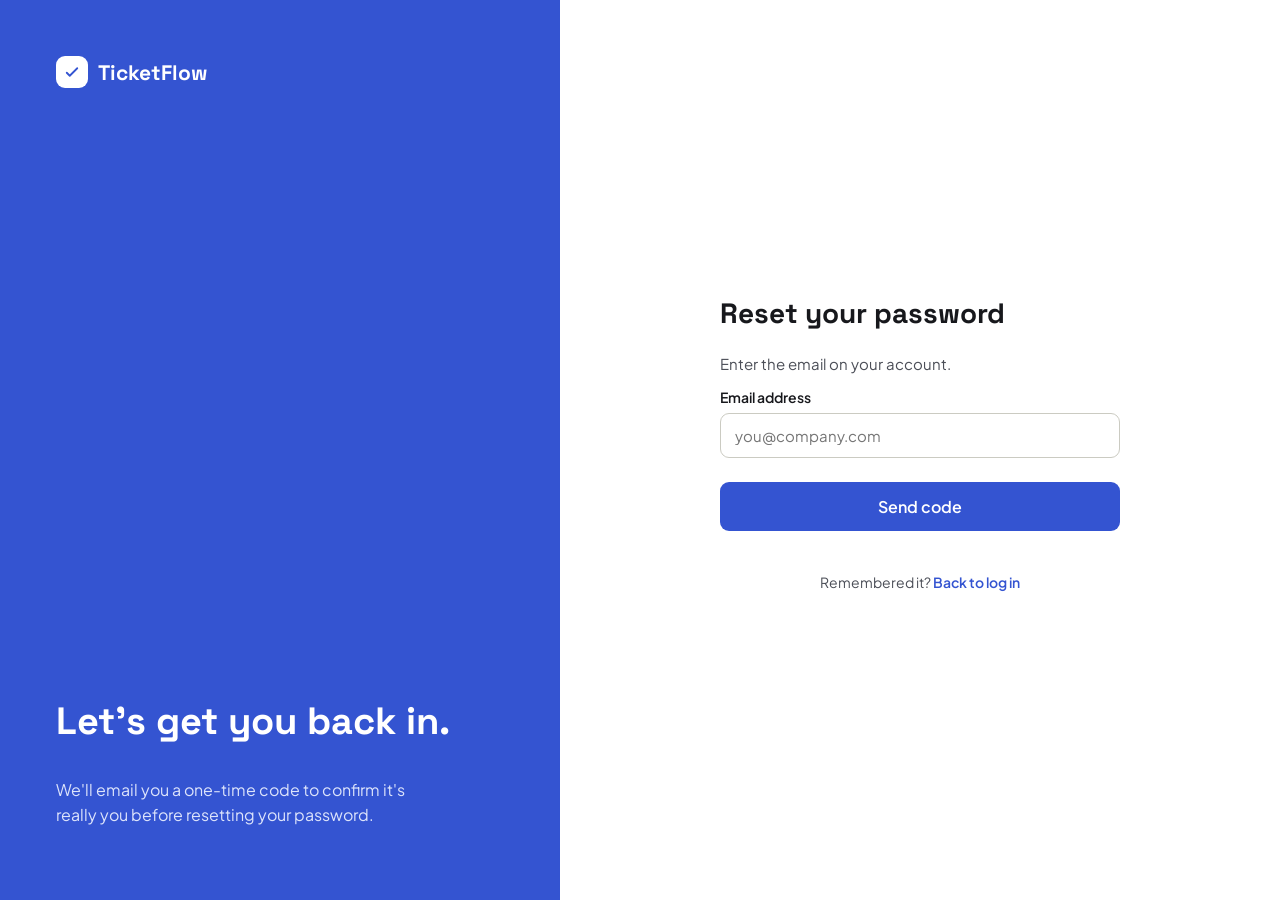
<file: frontend/ResetPassword.html>
<!doctype html>
<html lang="en">

<head>
    <meta charset="utf-8">
    <title>TicketFlow — Reset password</title>
    <link rel="stylesheet"
        href="https://fonts.googleapis.com/css2?family=Plus+Jakarta+Sans:ital,wght@0,400;0,500;0,600;0,700;1,400&family=Space+Grotesk:wght@500;600;700&display=swap">
    <link rel="stylesheet" href="css/homepage.css">
    <link rel="stylesheet" href="css/auth.css">
    <style>
        .reset-account {
            display: flex;
            align-items: center;
            gap: 12px;
            padding: 14px 16px;
            border-radius: 12px;
            background: rgba(52, 84, 209, 0.08);
            margin-bottom: 20px;
        }

        .reset-avatar {
            width: 36px;
            height: 36px;
            border-radius: 50%;
            background: #3454D1;
            color: #fff;
            display: flex;
            align-items: center;
            justify-content: center;
            font-weight: 600;
            flex-shrink: 0;
        }

        .reset-sending {
            font-size: 13px;
            color: #6b7280;
        }

        .reset-step {
            display: none;
        }

        .reset-step.is-active {
            display: block;
        }
    </style>
</head>

<body>
    <div class="auth-page">

        <div class="auth-brand">
            <a href="Homepage.html" class="auth-logo">
                <span class="auth-logo-icon">
                    <svg width="18" height="18" viewBox="0 0 24 24" fill="none" stroke="#3454D1" stroke-width="2.4"
                        stroke-linecap="round" stroke-linejoin="round">
                        <path d="M5 13l4 4L19 7"></path>
                    </svg>
                </span>
                <span class="auth-logo-text">TicketFlow</span>
            </a>
            <div class="auth-brand-copy">
                <h1 class="auth-brand-title">Let's get you back in.</h1>
                <p class="auth-brand-desc">We'll email you a one-time code to confirm it's really you before
                    resetting your password.</p>
            </div>
        </div>

        <div class="auth-form-panel">
            <div class="auth-form-card">

                <!-- Step 1: enter email -->
                <div id="step-email" class="reset-step is-active">
                    <div class="auth-form-header">
                        <h2 class="auth-form-title">Reset your password</h2>
                        <p class="auth-form-subtitle">Enter the email on your account.</p>
                    </div>
                    <form class="auth-form" onsubmit="submitEmail(event)">
                        <div class="form-field">
                            <label for="email" class="form-label">Email address</label>
                            <input id="email" name="email" type="email" placeholder="you@company.com" class="form-input"
                                required>
                        </div>
                        <p id="email-error" class="auth-footer-text" style="color:#d33; display:none;"></p>
                        <button type="submit" class="btn-primary" id="email-submit-btn">Send code</button>
                    </form>
                </div>

                <!-- Step 2: account confirm + sending progress -->
                <div id="step-account" class="reset-step">
                    <div class="auth-form-header">
                        <h2 class="auth-form-title">Sending your code</h2>
                    </div>
                    <div class="reset-account">
                        <div class="reset-avatar" id="account-avatar">?</div>
                        <div>
                            <div id="account-name">Checking your account…</div>
                            <div class="reset-sending" id="account-status">Looking up account…</div>
                        </div>
                    </div>
                </div>

                <!-- Step 3: code only -->
                <div id="step-code" class="reset-step">
                    <div class="auth-form-header">
                        <h2 class="auth-form-title">Enter your code</h2>
                        <p class="auth-form-subtitle" id="code-sent-to">We sent a 6-digit code to your email.</p>
                    </div>
                    <form class="auth-form" onsubmit="submitCode(event)">
                        <div class="form-field">
                            <label for="code" class="form-label">Verification code</label>
                            <input id="code" name="code" type="text" inputmode="numeric" maxlength="6"
                                placeholder="123456" class="form-input" required>
                        </div>
                        <p id="code-error" class="auth-footer-text" style="color:#d33; display:none;"></p>
                        <button type="submit" class="btn-primary">Verify code</button>
                    </form>
                    <p class="auth-footer-text">Didn't get it?
                        <a href="#" class="form-link" id="resend-link" onclick="resendCode(event)">Resend code</a>
                    </p>
                </div>

                <!-- Step 4: new password -->
                <div id="step-password" class="reset-step">
                    <div class="auth-form-header">
                        <h2 class="auth-form-title">Set a new password</h2>
                        <p class="auth-form-subtitle">Code verified. Choose a new password for your account.</p>
                    </div>
                    <form class="auth-form" onsubmit="submitReset(event)">
                        <div class="form-field">
                            <label for="new_password" class="form-label">New password</label>
                            <input id="new_password" name="new_password" type="password" placeholder="••••••••"
                                class="form-input" required minlength="8">
                        </div>
                        <div class="form-field">
                            <label for="confirm_password" class="form-label">Confirm new password</label>
                            <input id="confirm_password" name="confirm_password" type="password" placeholder="••••••••"
                                class="form-input" required minlength="8">
                        </div>
                        <p id="reset-error" class="auth-footer-text" style="color:#d33; display:none;"></p>
                        <button type="submit" class="btn-primary">Reset password</button>
                    </form>
                </div>

                <p class="auth-footer-text">Remembered it? <a href="Login.html" class="form-link">Back to log in</a>
                </p>
            </div>
        </div>
    </div>
</body>
<script>
    const API_BASE = 'http://ticketflow-env.eba-gamu7nvf.ap-southeast-1.elasticbeanstalk.com';
    let currentEmail = '';
    let currentCode = '';
    let resendCooldown = 0;
    let resendTimer = null;

    function showStep(id) {
        document.querySelectorAll('.reset-step').forEach(el => el.classList.remove('is-active'));
        document.getElementById(id).classList.add('is-active');
    }

    function submitEmail(event) {
        event.preventDefault();
        currentEmail = document.getElementById('email').value.trim();
        document.getElementById('email-error').style.display = 'none';

        showStep('step-account');
        document.getElementById('account-name').textContent = 'Checking your account…';
        document.getElementById('account-status').textContent = 'Looking up account…';
        document.getElementById('account-avatar').textContent = '?';

        sendResetRequest();
    }

    function sendResetRequest() {
        document.getElementById('account-status').textContent = 'Sending code…';

        fetch(`${API_BASE}/users/request_reset`, {
            method: 'POST',
            headers: { 'Content-Type': 'application/json' },
            body: JSON.stringify({ email: currentEmail })
        })
            .then(response => response.json().then(data => ({ ok: response.ok, data })))
            .then(({ ok, data }) => {
                if (!ok) {
                    showStep('step-email');
                    const err = document.getElementById('email-error');
                    err.textContent = data.error || 'Could not send a code to that email.';
                    err.style.display = 'block';
                    return;
                }

                const masked = data.masked_username || currentEmail;
                document.getElementById('account-avatar').textContent = masked.charAt(0).toUpperCase();
                document.getElementById('account-name').textContent = `Resetting password for ${masked}`;
                document.getElementById('account-status').textContent = 'Code sent!';

                document.getElementById('code-sent-to').textContent = `We sent a 6-digit code to ${currentEmail}.`;
                startResendCooldown();

                setTimeout(() => showStep('step-code'), 700);
            })
            .catch(() => {
                showStep('step-email');
                const err = document.getElementById('email-error');
                err.textContent = 'Could not reach the server. Is the backend running?';
                err.style.display = 'block';
            });
    }

    function resendCode(event) {
        event.preventDefault();
        if (resendCooldown > 0) return;
        showStep('step-account');
        document.getElementById('account-status').textContent = 'Resending code…';
        sendResetRequest();
    }

    function startResendCooldown() {
        resendCooldown = 10;
        const link = document.getElementById('resend-link');
        clearInterval(resendTimer);
        resendTimer = setInterval(() => {
            resendCooldown--;
            if (resendCooldown <= 0) {
                clearInterval(resendTimer);
                link.textContent = 'Resend code';
            } else {
                link.textContent = `Resend code (${resendCooldown}s)`;
            }
        }, 1000);
    }

    function submitCode(event) {
        event.preventDefault();
        currentCode = document.getElementById('code').value.trim();
        const err = document.getElementById('code-error');
        err.style.display = 'none';

        fetch(`${API_BASE}/users/verify_reset_code`, {
            method: 'POST',
            headers: { 'Content-Type': 'application/json' },
            body: JSON.stringify({ email: currentEmail, code: currentCode })
        })
            .then(response => response.json().then(data => ({ ok: response.ok, data })))
            .then(({ ok, data }) => {
                if (!ok) {
                    err.textContent = data.error || 'Invalid or expired code.';
                    err.style.display = 'block';
                    return;
                }
                showStep('step-password');
            })
            .catch(() => {
                err.textContent = 'Could not reach the server. Is the backend running?';
                err.style.display = 'block';
            });
    }

    function submitReset(event) {
        event.preventDefault();
        const newPassword = document.getElementById('new_password').value;
        const confirmPassword = document.getElementById('confirm_password').value;
        const err = document.getElementById('reset-error');
        err.style.display = 'none';

        if (newPassword !== confirmPassword) {
            err.textContent = 'Passwords do not match.';
            err.style.display = 'block';
            return;
        }

        fetch(`${API_BASE}/users/reset_password`, {
            method: 'POST',
            headers: { 'Content-Type': 'application/json' },
            body: JSON.stringify({ email: currentEmail, code: currentCode, new_password: newPassword })
        })
            .then(response => response.json().then(data => ({ ok: response.ok, data })))
            .then(({ ok, data }) => {
                if (!ok) {
                    err.textContent = data.error || 'Could not reset password.';
                    err.style.display = 'block';
                    return;
                }
                alert('Password reset successful! Please log in.');
                window.location.href = 'Login.html';
            })
            .catch(() => {
                err.textContent = 'Could not reach the server. Is the backend running?';
                err.style.display = 'block';
            });
    }
</script>

</html>
</file>
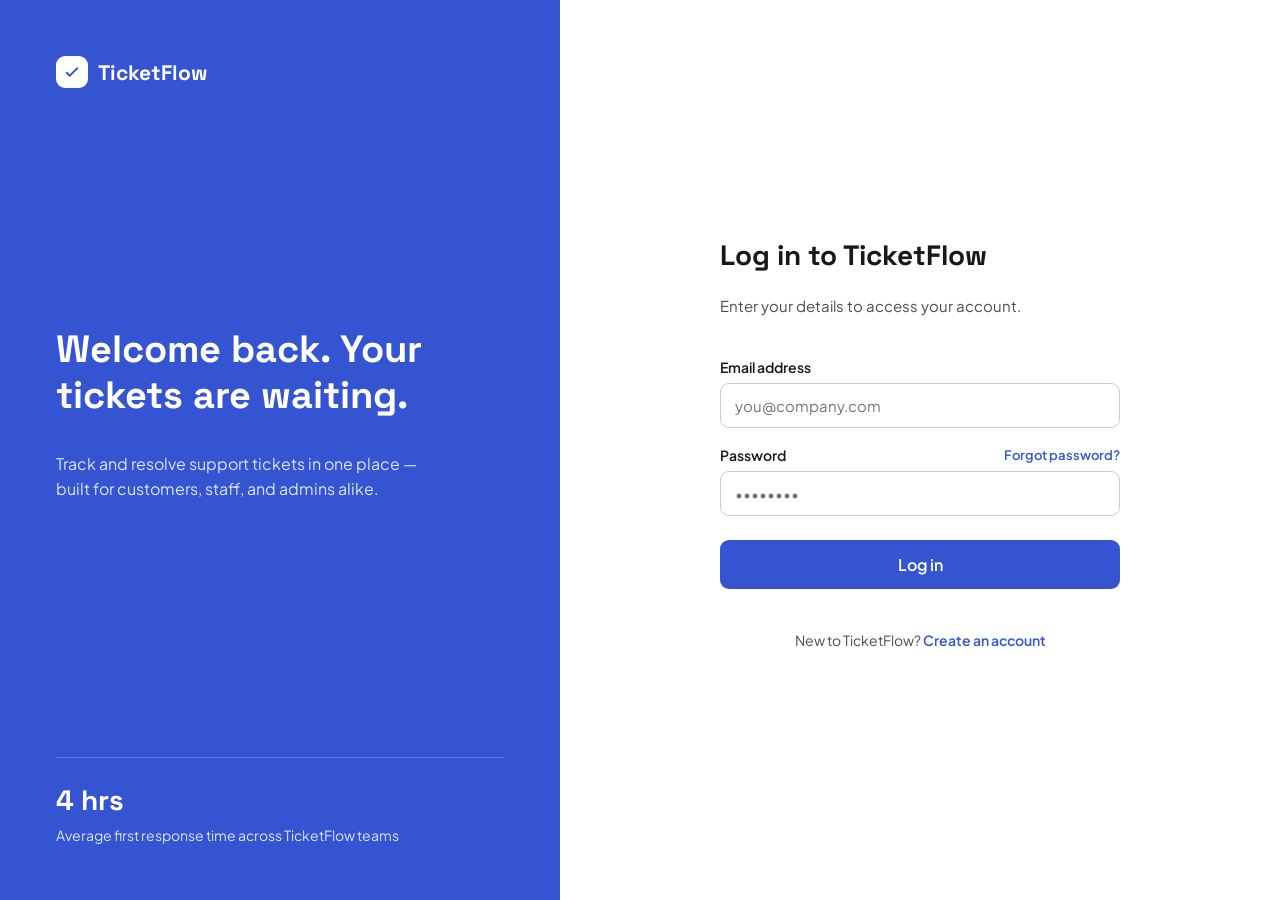
<file: frontend/Admin/Dashboard.html>
<!doctype html>
<html lang="en">

<head>
    <meta charset="utf-8">
    <title>TicketFlow — Admin: all tickets</title>
    <link rel="stylesheet"
        href="https://fonts.googleapis.com/css2?family=Plus+Jakarta+Sans:ital,wght@0,400;0,500;0,600;0,700;1,400&family=Space+Grotesk:wght@500;600;700&display=swap">
    <link rel="stylesheet" href="../css/homepage.css">
    <link rel="stylesheet" href="../css/admin.css">
    <script src="../js/authGuard.js"></script>
</head>

<body>
    <div style="min-height:100vh;box-sizing:border-box;background:#F7F7F5;display:flex;flex-direction:column;">

        <!-- Nav -->
        <div
            style="display:flex;align-items:center;justify-content:space-between;padding:20px 56px;background:#FFFFFF;border-bottom:1px solid #E3E3DD;flex-wrap:wrap;gap:16px;">
            <div style="display:flex;align-items:center;gap:48px;flex-wrap:wrap;">
                <a href="Dashboard.html" style="display:flex;align-items:center;gap:10px;">
                    <span
                        style="width:30px;height:30px;border-radius:8px;background:#3454D1;display:flex;align-items:center;justify-content:center;">
                        <svg width="16" height="16" viewBox="0 0 24 24" fill="none" stroke="#FFFFFF" stroke-width="2.4"
                            stroke-linecap="round" stroke-linejoin="round">
                            <path d="M5 13l4 4L19 7"></path>
                        </svg>
                    </span>
                    <span
                        style="font-family:'Space Grotesk',sans-serif;font-weight:700;font-size:19px;">TicketFlow</span>
                </a>
                <div style="display:flex;align-items:center;gap:8px;">
                    <a href="Dashboard.html"
                        style="font-size:14px;font-weight:600;color:#3454D1;background:#EAEEFB;padding:9px 16px;border-radius:8px;">All
                        tickets</a>
                    <a href="StaffManagement.html"
                        style="font-size:14px;font-weight:600;color:#4B4E57;padding:9px 16px;border-radius:8px;">Staff</a>
                </div>
            </div>
            <div style="display:flex;align-items:center;gap:12px;">
                <span id="userInitials"
                    style="width:36px;height:36px;border-radius:999px;background:#3454D1;color:#FFFFFF;font-size:14px;font-weight:700;display:flex;align-items:center;justify-content:center;font-family:'Space Grotesk',sans-serif;">MP</span>
                <div style="display:flex;flex-direction:column;line-height:1.3;">
                    <span id="userName" style="font-size:13px;font-weight:600;">Morgan Patel</span>
                    <span style="font-size:12px;color:#8A8D97;">Admin</span>
                </div>
                <button onclick="handleLogout()"
                    style="background:none;border:none;font-size:13px;font-weight:600;color:#B23131;padding:8px 12px;border-radius:8px;">Log
                    out</button>
            </div>
        </div>

        <!-- Content -->
        <div style="padding:36px 56px;display:flex;flex-direction:column;gap:22px;flex-grow:1;">
            <div style="display:flex;flex-direction:column;gap:6px;">
                <h1 style="font-size:26px;font-weight:700;">All tickets</h1>
                <p style="font-size:14px;color:#4B4E57;">Review, allocate, and track every ticket across the team.
                </p>
            </div>

            <!-- Stats -->
            <div style="display:grid;grid-template-columns:repeat(4,minmax(0,1fr));gap:16px;">
                <div
                    style="background:#FFFFFF;border:1px solid #E3E3DD;border-radius:14px;padding:18px 20px;display:flex;flex-direction:column;gap:6px;">
                    <span style="font-size:13px;color:#4B4E57;font-weight:600;">Open</span>
                    <span id="stat-open"
                        style="font-size:26px;font-weight:700;font-family:'Space Grotesk',sans-serif;color:#3454D1;"></span>
                </div>
                <div
                    style="background:#FFFFFF;border:1px solid #E3E3DD;border-radius:14px;padding:18px 20px;display:flex;flex-direction:column;gap:6px;">
                    <span style="font-size:13px;color:#4B4E57;font-weight:600;">In progress</span>
                    <span id="stat-in-progress"
                        style="font-size:26px;font-weight:700;font-family:'Space Grotesk',sans-serif;color:#8A4B07;"></span>
                </div>
                <div
                    style="background:#FFFFFF;border:1px solid #E3E3DD;border-radius:14px;padding:18px 20px;display:flex;flex-direction:column;gap:6px;">
                    <span style="font-size:13px;color:#4B4E57;font-weight:600;">Resolved this week</span>
                    <span id="stat-resolved"
                        style="font-size:26px;font-weight:700;font-family:'Space Grotesk',sans-serif;color:#1B7A43;"></span>
                </div>
                <div
                    style="background:#FFFFFF;border:1px solid #E3E3DD;border-radius:14px;padding:18px 20px;display:flex;flex-direction:column;gap:6px;">
                    <span style="font-size:13px;color:#4B4E57;font-weight:600;">Unassigned</span>
                    <span id="stat-unassigned"
                        style="font-size:26px;font-weight:700;font-family:'Space Grotesk',sans-serif;color:#B23131;"></span>
                </div>
            </div>

            <!-- Filters -->
            <div style="display:flex;gap:12px;flex-wrap:wrap;">
                <div
                    style="flex-grow:1;display:flex;align-items:center;gap:10px;background:#FFFFFF;border:1px solid #CBCBC2;border-radius:9px;padding:0 14px;">
                    <svg width="16" height="16" viewBox="0 0 24 24" fill="none" stroke="#8A8D97" stroke-width="2"
                        stroke-linecap="round" stroke-linejoin="round">
                        <circle cx="11" cy="11" r="7"></circle>
                        <path d="M21 21l-4.3-4.3"></path>
                    </svg>
                    <input type="text" placeholder="Search by ticket, customer, or keyword"
                        style="border:none;padding:11px 0;font-size:14px;flex-grow:1;">
                </div>
                <select
                    style="padding:0 14px;border-radius:9px;border:1px solid #CBCBC2;font-size:14px;background:#FFFFFF;">
                    <option>All categories</option>
                    <option>Billing</option>
                    <option>Technical</option>
                    <option>Account</option>
                    <option>Feature request</option>
                </select>
                <select
                    style="padding:0 14px;border-radius:9px;border:1px solid #CBCBC2;font-size:14px;background:#FFFFFF;">
                    <option>All priorities</option>
                    <option>Critical</option>
                    <option>High</option>
                    <option>Medium</option>
                    <option>Low</option>
                </select>
            </div>

            <!-- Table -->
            <div style="background:#FFFFFF;border:1px solid #E3E3DD;border-radius:16px;overflow-x:auto;">
                <table>
                    <thead>
                        <tr>
                            <th>Ticket</th>
                            <th>Customer</th>
                            <th>Category</th>
                            <th>Priority</th>
                            <th>Status</th>
                            <th>Assigned to</th>
                            <th>Submitted</th>
                            <th>Deadline</th>

                        </tr>
                    </thead>
                    <tbody id="ticket-table-body"></tbody>
                </table>
            </div>
        </div>
    </div>

</body>
<script>
    function handleLogout() {
        localStorage.removeItem('ticketflow_user');
        window.location.href = '../Login.html';
    }
    function displayInfor() {
        const infor = JSON.parse(localStorage.getItem('ticketflow_user'));
        document.getElementById('userName').textContent = infor.username
        const initials = infor.username.split(' ').map(word => word[0]).join('').toUpperCase().slice(0, 2);
        document.getElementById('userInitials').textContent = initials;
    }
    displayInfor();

    const STATUS_COLORS = {
        "Open": { bg: "#EAEEFB", text: "#3454D1" },
        "In Progress": { bg: "#FBEEDD", text: "#8A4B07" },
        "Resolved": { bg: "#E4F4EA", text: "#1B7A43" },
        "Closed": { bg: "#ECECE8", text: "#4B4E57" }
    };

    const PRIORITY_COLORS = {
        "Critical": { bg: "#FBEAEA", text: "#B23131" },
        "High": { bg: "#FBEEDD", text: "#8A4B07" },
        "Medium": { bg: "#EAEEFB", text: "#3454D1" },
        "Low": { bg: "#ECECE8", text: "#4B4E57" }
    };

    let STAFF_LIST = [];

    function loadStaff() {
        fetch('http://ticketflow-env.eba-gamu7nvf.ap-southeast-1.elasticbeanstalk.com/users/get_all_users')
            .then(response => response.json())
            .then(data => {
                STAFF_LIST = (data.users || [])
                    .filter((u) => u.role === "staff")
                    .map((u) => u.username);
            })
            .catch(error => console.error('Error fetching staff:', error));
    }

    // backend enum values (model/ticket.py) <-> display labels used above
    const STATUS_TO_DISPLAY = { open: "Open", in_progress: "In Progress", resolved: "Resolved", closed: "Closed" };
    const STATUS_TO_BACKEND = { "Open": "open", "In Progress": "in_progress", "Resolved": "resolved", "Closed": "closed" };
    const PRIORITY_TO_DISPLAY = { low: "Low", medium: "Medium", high: "High", critical: "Critical" };

    let tickets = [];
    let openAllocateId = null;

    function loadTickets() {
        fetch('http://ticketflow-env.eba-gamu7nvf.ap-southeast-1.elasticbeanstalk.com/tickets/get-all-tickets')
            .then(response => response.json())
            .then(data => {
                tickets = (data.tickets || []).map((t) => ({
                    ticketId: t.ticket_id,
                    id: `TF-${t.ticket_id}`,
                    subject: t.title,
                    customer: t.customer || `User #${t.user_id}`,
                    category: t.category,
                    priority: PRIORITY_TO_DISPLAY[t.priority] || t.priority,
                    status: STATUS_TO_DISPLAY[t.status] || t.status,
                    assignee: t.assigned_role && t.assigned_role !== "none" ? t.assigned_role : null,
                    date: t.created_at ? new Date(t.created_at).toLocaleDateString() : "",
                    deadline: t.sla_due_at ? new Date(t.sla_due_at).toLocaleDateString() : "—"
                }));
                renderStats();
                renderTable();
            })
            .catch(error => console.error('Error fetching tickets:', error));
    }

    function persistTicketUpdate(ticketId, body) {
        fetch(`http://ticketflow-env.eba-gamu7nvf.ap-southeast-1.elasticbeanstalk.com/tickets/update-ticket/${ticketId}`, {
            method: "PATCH",
            headers: { "Content-Type": "application/json" },
            body: JSON.stringify(body)
        })
            .then(response => response.json())
            .then(data => {
                if (data.error) console.error('Failed to update ticket:', data.error);
            })
            .catch(error => console.error('Error updating ticket:', error));
    }

    function renderStats() {
        document.getElementById("stat-open").textContent =
            tickets.filter((t) => t.status === "Open").length;
        document.getElementById("stat-in-progress").textContent =
            tickets.filter((t) => t.status === "In Progress").length;
        document.getElementById("stat-resolved").textContent =
            tickets.filter((t) => t.status === "Resolved").length;
        document.getElementById("stat-unassigned").textContent =
            tickets.filter((t) => !t.assignee).length;
    }

    function onStatusChange(ticketId, newStatus) {
        const t = tickets.find((t) => t.id === ticketId);
        t.status = newStatus;
        renderStats();
        renderTable();
        persistTicketUpdate(t.ticketId, { status: STATUS_TO_BACKEND[newStatus] || newStatus });
    }

    function toggleAllocate(ticketId) {
        openAllocateId = openAllocateId === ticketId ? null : ticketId;
        renderTable();
    }

    function assign(ticketId, name) {
        const t = tickets.find((t) => t.id === ticketId);
        t.assignee = name;
        openAllocateId = null;
        renderStats();
        renderTable();
        persistTicketUpdate(t.ticketId, { assigned_role: name });
    }

    function renderTable() {
        const tbody = document.getElementById("ticket-table-body");
        tbody.innerHTML = "";

        tickets.forEach((t) => {
            const statusColor = STATUS_COLORS[t.status];
            const priorityColor = PRIORITY_COLORS[t.priority];

            const row = document.createElement("tr");

            const subjectCell = document.createElement("td");
            subjectCell.innerHTML = `
                <span class="ticket-subject">${t.subject}</span><br>
                <span class="ticket-id">${t.id}</span>
            `;

            const customerCell = document.createElement("td");
            customerCell.style.color = "#4B4E57";
            customerCell.textContent = t.customer;

            const categoryCell = document.createElement("td");
            categoryCell.style.color = "#4B4E57";
            categoryCell.textContent = t.category;

            const priorityCell = document.createElement("td");
            priorityCell.innerHTML = `<span class="pill" style="background:${priorityColor.bg};color:${priorityColor.text};">${t.priority}</span>`;

            const statusCell = document.createElement("td");
            const select = document.createElement("select");
            select.className = "status-select";
            select.style.backgroundColor = statusColor.bg;
            select.style.color = statusColor.text;
            ["Open", "In Progress", "Resolved", "Closed"].forEach((status) => {
                const option = document.createElement("option");
                option.value = status;
                option.textContent = status;
                if (status === t.status) option.selected = true;
                select.appendChild(option);
            });
            select.addEventListener("change", (e) => onStatusChange(t.id, e.target.value));
            statusCell.appendChild(select);

            const assignCell = document.createElement("td");
            const wrap = document.createElement("div");
            wrap.className = "allocate-wrap";

            const allocateBtn = document.createElement("button");
            allocateBtn.className = "allocate-btn";
            allocateBtn.innerHTML = `
                ${t.assignee || "Allocate"}
                <svg width="12" height="12" viewBox="0 0 24 24" fill="none" stroke="#8A8D97" stroke-width="2.4" stroke-linecap="round" stroke-linejoin="round">
                    <path d="M6 9l6 6 6-6"></path>
                </svg>
            `;
            allocateBtn.addEventListener("click", () => toggleAllocate(t.id));
            wrap.appendChild(allocateBtn);

            if (openAllocateId === t.id) {
                const menu = document.createElement("div");
                menu.className = "allocate-menu";
                STAFF_LIST.forEach((name) => {
                    const option = document.createElement("button");
                    option.className = "allocate-option";
                    option.textContent = name;
                    option.addEventListener("click", () => assign(t.id, name));
                    menu.appendChild(option);
                });
                wrap.appendChild(menu);
            }
            assignCell.appendChild(wrap);

            const dateCell = document.createElement("td");
            dateCell.style.color = "#4B4E57";
            dateCell.textContent = t.date;

            const deadlineCell = document.createElement("td");
            deadlineCell.style.color = "#4B4E57";
            deadlineCell.textContent = t.deadline;

            row.appendChild(subjectCell);
            row.appendChild(customerCell);
            row.appendChild(categoryCell);
            row.appendChild(priorityCell);
            row.appendChild(statusCell);
            row.appendChild(assignCell);
            row.appendChild(dateCell);
            row.appendChild(deadlineCell);
            tbody.appendChild(row);
        });
    }

    loadStaff();
    loadTickets();
</script>

</html>
</file>
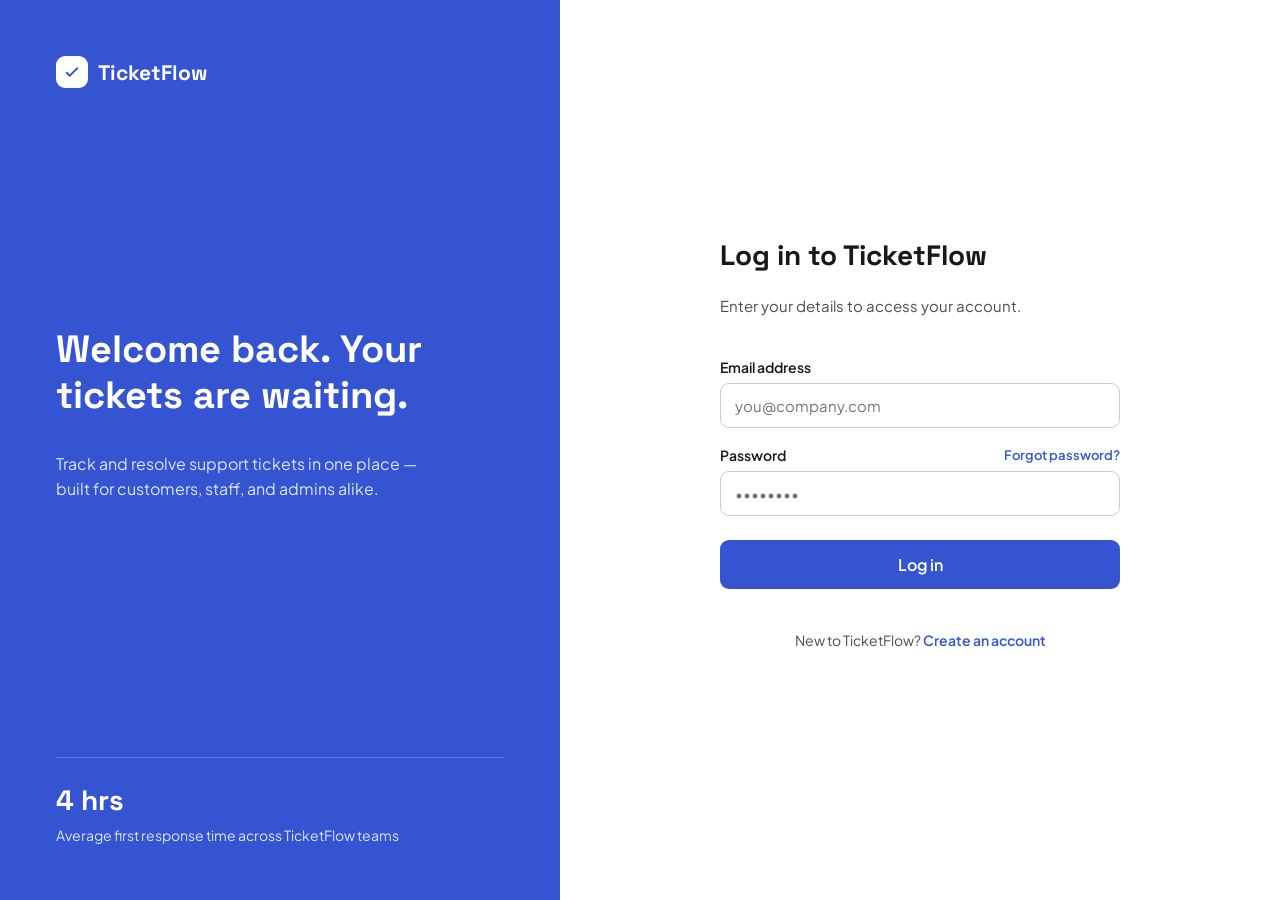
<file: frontend/Admin/StaffManagement.html>
<!doctype html>
<html lang="en">

<head>
    <meta charset="utf-8">
    <title>TicketFlow — Admin: staff and customer management</title>
    <link rel="stylesheet"
        href="https://fonts.googleapis.com/css2?family=Plus+Jakarta+Sans:ital,wght@0,400;0,500;0,600;0,700;1,400&family=Space+Grotesk:wght@500;600;700&display=swap">
    <link rel="stylesheet" href="../css/homepage.css">
    <link rel="stylesheet" href="../css/admin.css">
    <script src="../js/authGuard.js"></script>
</head>

<body>
    <div style="min-height:100vh;box-sizing:border-box;background:#F7F7F5;display:flex;flex-direction:column;">

        <!-- Nav -->
        <div
            style="display:flex;align-items:center;justify-content:space-between;padding:20px 56px;background:#FFFFFF;border-bottom:1px solid #E3E3DD;flex-wrap:wrap;gap:16px;">
            <div style="display:flex;align-items:center;gap:48px;flex-wrap:wrap;">
                <a href="Dashboard.html" style="display:flex;align-items:center;gap:10px;">
                    <span
                        style="width:30px;height:30px;border-radius:8px;background:#3454D1;display:flex;align-items:center;justify-content:center;">
                        <svg width="16" height="16" viewBox="0 0 24 24" fill="none" stroke="#FFFFFF" stroke-width="2.4"
                            stroke-linecap="round" stroke-linejoin="round">
                            <path d="M5 13l4 4L19 7"></path>
                        </svg>
                    </span>
                    <span
                        style="font-family:'Space Grotesk',sans-serif;font-weight:700;font-size:19px;">TicketFlow</span>
                </a>
                <div style="display:flex;align-items:center;gap:8px;">
                    <a href="Dashboard.html"
                        style="font-size:14px;font-weight:600;color:#4B4E57;padding:9px 16px;border-radius:8px;">All
                        tickets</a>
                    <a href="StaffManagement.html"
                        style="font-size:14px;font-weight:600;color:#3454D1;background:#EAEEFB;padding:9px 16px;border-radius:8px;">Staff</a>
                </div>
            </div>
            <div style="display:flex;align-items:center;gap:12px;">
                <span id="userInitials"
                    style="width:36px;height:36px;border-radius:999px;background:#3454D1;color:#FFFFFF;font-size:14px;font-weight:700;display:flex;align-items:center;justify-content:center;font-family:'Space Grotesk',sans-serif;">MP</span>
                <div style="display:flex;flex-direction:column;line-height:1.3;">
                    <span id="userName" style="font-size:13px;font-weight:600;">Morgan Patel</span>
                    <span style="font-size:12px;color:#8A8D97;">Admin</span>
                </div>
                <button onclick="handleLogout()"
                    style="background:none;border:none;font-size:13px;font-weight:600;color:#B23131;padding:8px 12px;border-radius:8px;">Log
                    out</button>
            </div>
        </div>

        <!-- Content -->
        <div style="padding:36px 56px;display:flex;flex-direction:column;gap:22px;flex-grow:1;">
            <div style="display:flex;flex-direction:column;gap:6px;">
                <h1 style="font-size:26px;font-weight:700;">Staff And Customer Management</h1>
                <p style="font-size:14px;color:#4B4E57;">Manage and monitor your team members and clients.
                </p>
            </div>

            <!-- Stats -->
            <div style="display:grid;grid-template-columns:repeat(3,minmax(0,1fr));gap:16px;">
                <div
                    style="background:#FFFFFF;border:1px solid #E3E3DD;border-radius:14px;padding:18px 20px;display:flex;flex-direction:column;gap:6px;">
                    <span style="font-size:13px;color:#4B4E57;font-weight:600;">Total members</span>
                    <span id="stat-total"
                        style="font-size:26px;font-weight:700;font-family:'Space Grotesk',sans-serif;color:#3454D1;"></span>
                </div>

                <div
                    style="background:#FFFFFF;border:1px solid #E3E3DD;border-radius:14px;padding:18px 20px;display:flex;flex-direction:column;gap:6px;">
                    <span style="font-size:13px;color:#4B4E57;font-weight:600;">Staff</span>
                    <span id="stat-staff"
                        style="font-size:26px;font-weight:700;font-family:'Space Grotesk',sans-serif;color:#8A4B07;"></span>
                </div>
                <div
                    style="background:#FFFFFF;border:1px solid #E3E3DD;border-radius:14px;padding:18px 20px;display:flex;flex-direction:column;gap:6px;">
                    <span style="font-size:13px;color:#4B4E57;font-weight:600;">Customers</span>
                    <span id="stat-users"
                        style="font-size:26px;font-weight:700;font-family:'Space Grotesk',sans-serif;color:#1B7A43;"></span>
                </div>
            </div>

            <!-- Filters -->
            <div style="display:flex;gap:12px;flex-wrap:wrap;">
                <div
                    style="flex-grow:1;display:flex;align-items:center;gap:10px;background:#FFFFFF;border:1px solid #CBCBC2;border-radius:9px;padding:0 14px;">
                    <svg width="16" height="16" viewBox="0 0 24 24" fill="none" stroke="#8A8D97" stroke-width="2"
                        stroke-linecap="round" stroke-linejoin="round">
                        <circle cx="11" cy="11" r="7"></circle>
                        <path d="M21 21l-4.3-4.3"></path>
                    </svg>
                    <input id="staff-search" type="text" placeholder="Search by name or email"
                        style="border:none;padding:11px 0;font-size:14px;flex-grow:1;">
                </div>
                <select id="role-filter"
                    style="padding:0 14px;border-radius:9px;border:1px solid #CBCBC2;font-size:14px;background:#FFFFFF;">
                    <option value="">All roles</option>
                    <option value="staff">Staff</option>
                    <option value="user">Customer</option>
                </select>
            </div>

            <!-- Table -->
            <div style="background:#FFFFFF;border:1px solid #E3E3DD;border-radius:16px;overflow-x:auto;">
                <table>
                    <thead>
                        <tr>
                            <th>Name</th>
                            <th>Email</th>
                            <th>Role</th>
                            <th>Joined</th>
                            <th>Number of Tasks</th>
                            <th>Staff Code</th>
                        </tr>
                    </thead>
                    <tbody id="user-table-body"></tbody>
                </table>
            </div>
        </div>
    </div>
</body>
<script>
    function handleLogout() {
        localStorage.removeItem('ticketflow_user');
        window.location.href = '../Login.html';
    }
    function displayInfor() {
        const infor = JSON.parse(localStorage.getItem('ticketflow_user'));
        document.getElementById('userName').textContent = infor.username
        const initials = infor.username.split(' ').map(word => word[0]).join('').toUpperCase().slice(0, 2);
        document.getElementById('userInitials').textContent = initials;
    }
    displayInfor();

    const ROLE_LABELS = { staff: "Staff", user: "Customer" };
    const ROLE_COLORS = {
        staff: { bg: "#EAEEFB", text: "#3454D1" },
        user: { bg: "#ECECE8", text: "#4B4E57" }
    };

    let allUsers = [];

    function loadUsers() {
        fetch('http://ticketflow-env.eba-gamu7nvf.ap-southeast-1.elasticbeanstalk.com/users/get_staffs_customers')
            .then(response => response.json())
            .then(data => {
                allUsers = data.users || [];
                renderStats();
                renderTable();
            })
            .catch(error => console.error('Error fetching users:', error));
    }

    function renderStats() {
        document.getElementById("stat-total").textContent = allUsers.length;
        document.getElementById("stat-staff").textContent = allUsers.filter((u) => u.role === "staff").length;
        document.getElementById("stat-users").textContent = allUsers.filter((u) => u.role === "user").length;
    }

    function renderTable() {
        const searchTerm = document.getElementById("staff-search").value.trim().toLowerCase();
        const roleFilter = document.getElementById("role-filter").value;

        const filtered = allUsers.filter((u) => {
            const matchesSearch = !searchTerm ||
                u.username.toLowerCase().includes(searchTerm) ||
                u.email.toLowerCase().includes(searchTerm);
            const matchesRole = !roleFilter || u.role === roleFilter;
            return matchesSearch && matchesRole;
        });

        const tbody = document.getElementById("user-table-body");
        tbody.innerHTML = "";

        filtered.forEach((u) => {
            const roleColor = ROLE_COLORS[u.role] || ROLE_COLORS.user;
            const row = document.createElement("tr");

            const nameCell = document.createElement("td");
            nameCell.innerHTML = `<span class="ticket-subject">${u.username}</span>`;

            const emailCell = document.createElement("td");
            emailCell.style.color = "#4B4E57";
            emailCell.textContent = u.email;

            const roleCell = document.createElement("td");
            roleCell.innerHTML = `<span class="pill" style="background:${roleColor.bg};color:${roleColor.text};">${ROLE_LABELS[u.role] || u.role}</span>`;

            const joinedCell = document.createElement("td");
            joinedCell.style.color = "#4B4E57";
            joinedCell.textContent = u.created_at ? new Date(u.created_at).toLocaleDateString() : "—";

            const taskNumber = document.createElement('td');

            const staffCode = document.createElement('td');
            if (u.role === "user") {
                staffCode.textContent = "None";
            } else {
                staffCode.textContent = u.employee_code || "—";
            }
            row.appendChild(nameCell);
            row.appendChild(emailCell);
            row.appendChild(roleCell);
            row.appendChild(joinedCell);
            row.appendChild(taskNumber);
            row.appendChild(staffCode);
            tbody.appendChild(row);
        });
    }

    document.getElementById("staff-search").addEventListener("input", renderTable);
    document.getElementById("role-filter").addEventListener("change", renderTable);

    loadUsers();
</script>

</html>
</file>
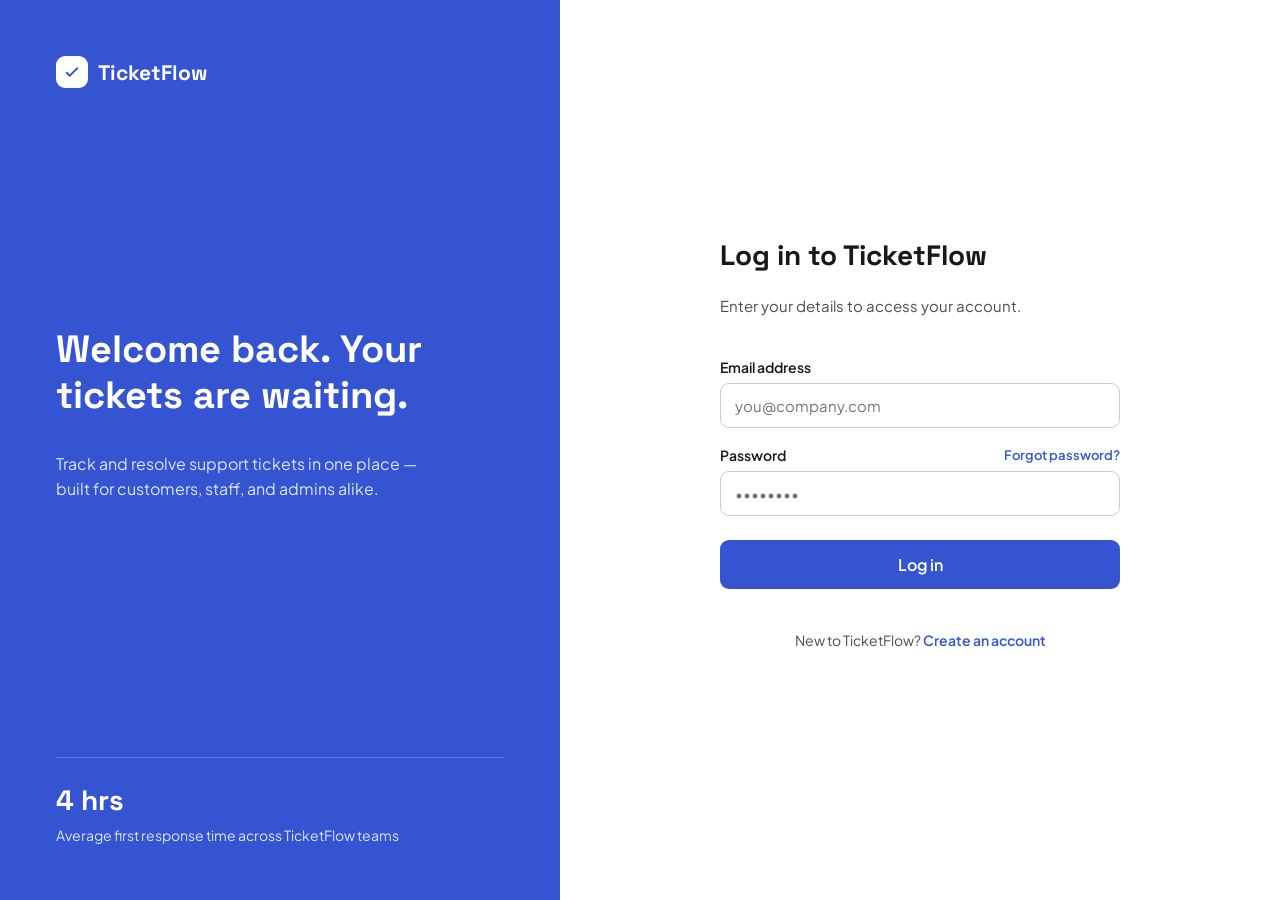
<file: frontend/Staff/Dashboard.html>
<!doctype html>
<html lang="en">

<head>
    <meta charset="utf-8">
    <title>TicketFlow — Staff: my tasks</title>
    <link rel="stylesheet"
        href="https://fonts.googleapis.com/css2?family=Plus+Jakarta+Sans:ital,wght@0,400;0,500;0,600;0,700;1,400&family=Space+Grotesk:wght@500;600;700&display=swap">
    <link rel="stylesheet" href="../css/homepage.css">
    <link rel="stylesheet" href="../css/staff.css">
    <script src="../js/authGuard.js"></script>
</head>

<body>
    <div style="min-height:100vh;box-sizing:border-box;background:#F7F7F5;display:flex;flex-direction:column;">

        <!-- Nav -->
        <div
            style="display:flex;align-items:center;justify-content:space-between;padding:20px 56px;background:#FFFFFF;border-bottom:1px solid #E3E3DD;flex-wrap:wrap;gap:16px;">
            <div style="display:flex;align-items:center;gap:48px;flex-wrap:wrap;">
                <a href="#" style="display:flex;align-items:center;gap:10px;">
                    <span
                        style="width:30px;height:30px;border-radius:8px;background:#3454D1;display:flex;align-items:center;justify-content:center;">
                        <svg width="16" height="16" viewBox="0 0 24 24" fill="none" stroke="#FFFFFF" stroke-width="2.4"
                            stroke-linecap="round" stroke-linejoin="round">
                            <path d="M5 13l4 4L19 7"></path>
                        </svg>
                    </span>
                    <span
                        style="font-family:'Space Grotesk',sans-serif;font-weight:700;font-size:19px;">TicketFlow</span>
                </a>

            </div>
            <div style="display:flex;align-items:center;gap:12px;">
                <span id="userInitials"
                    style="width:36px;height:36px;border-radius:999px;background:#3454D1;color:#FFFFFF;font-size:14px;font-weight:700;display:flex;align-items:center;justify-content:center;font-family:'Space Grotesk',sans-serif;">JL</span>
                <div style="display:flex;flex-direction:column;line-height:1.3;">
                    <span id="userName" style="font-size:13px;font-weight:600;">Jordan Lee</span>
                    <span style="font-size:12px;color:#8A8D97;">Staff</span>
                </div>
                <button onclick="handleLogout()"
                    style="background:none;border:none;font-size:13px;font-weight:600;color:#B23131;padding:8px 12px;border-radius:8px;">Log
                    out</button>
            </div>
        </div>

        <!-- Content -->
        <div style="padding:36px 56px;display:flex;flex-direction:column;gap:22px;flex-grow:1;">
            <div style="display:flex;flex-direction:column;gap:6px;">
                <h1 style="font-size:26px;font-weight:700;">My tasks</h1>
                <p style="font-size:14px;color:#4B4E57;">Tickets allocated to you. Update progress as you work
                    through them.</p>
            </div>

            <!-- Stats -->
            <div style="display:grid;grid-template-columns:repeat(3,minmax(0,1fr));gap:16px;">
                <div
                    style="background:#FFFFFF;border:1px solid #E3E3DD;border-radius:14px;padding:18px 20px;display:flex;flex-direction:column;gap:6px;">
                    <span style="font-size:13px;color:#4B4E57;font-weight:600;">Assigned to me</span>
                    <span id="stat-total"
                        style="font-size:26px;font-weight:700;font-family:'Space Grotesk',sans-serif;color:#17181C;"></span>
                </div>
                <div
                    style="background:#FFFFFF;border:1px solid #E3E3DD;border-radius:14px;padding:18px 20px;display:flex;flex-direction:column;gap:6px;">
                    <span style="font-size:13px;color:#4B4E57;font-weight:600;">In progress</span>
                    <span id="stat-in-progress"
                        style="font-size:26px;font-weight:700;font-family:'Space Grotesk',sans-serif;color:#8A4B07;"></span>
                </div>
                <div
                    style="background:#FFFFFF;border:1px solid #E3E3DD;border-radius:14px;padding:18px 20px;display:flex;flex-direction:column;gap:6px;">
                    <span style="font-size:13px;color:#4B4E57;font-weight:600;">Resolved this week</span>
                    <span id="stat-resolved"
                        style="font-size:26px;font-weight:700;font-family:'Space Grotesk',sans-serif;color:#1B7A43;"></span>
                </div>
            </div>

            <!-- Ticket cards -->
            <div id="ticket-list" style="display:flex;flex-direction:column;gap:14px;"></div>
        </div>
    </div>

    <script src="../js/staffDashboard.js"></script>
</body>
<script>
    function handleLogout() {
        localStorage.removeItem('ticketflow_user');
        window.location.href = '../Login.html';
    }
    function displayInfor() {
        const infor = JSON.parse(localStorage.getItem('ticketflow_user'));
        if (!infor) return;
        document.getElementById('userName').textContent = infor.username;
        const initials = infor.username.split(' ').map(word => word[0]).join('').toUpperCase().slice(0, 2);
        document.getElementById('userInitials').textContent = initials;
    }
    displayInfor();
</script>

</html>
</file>
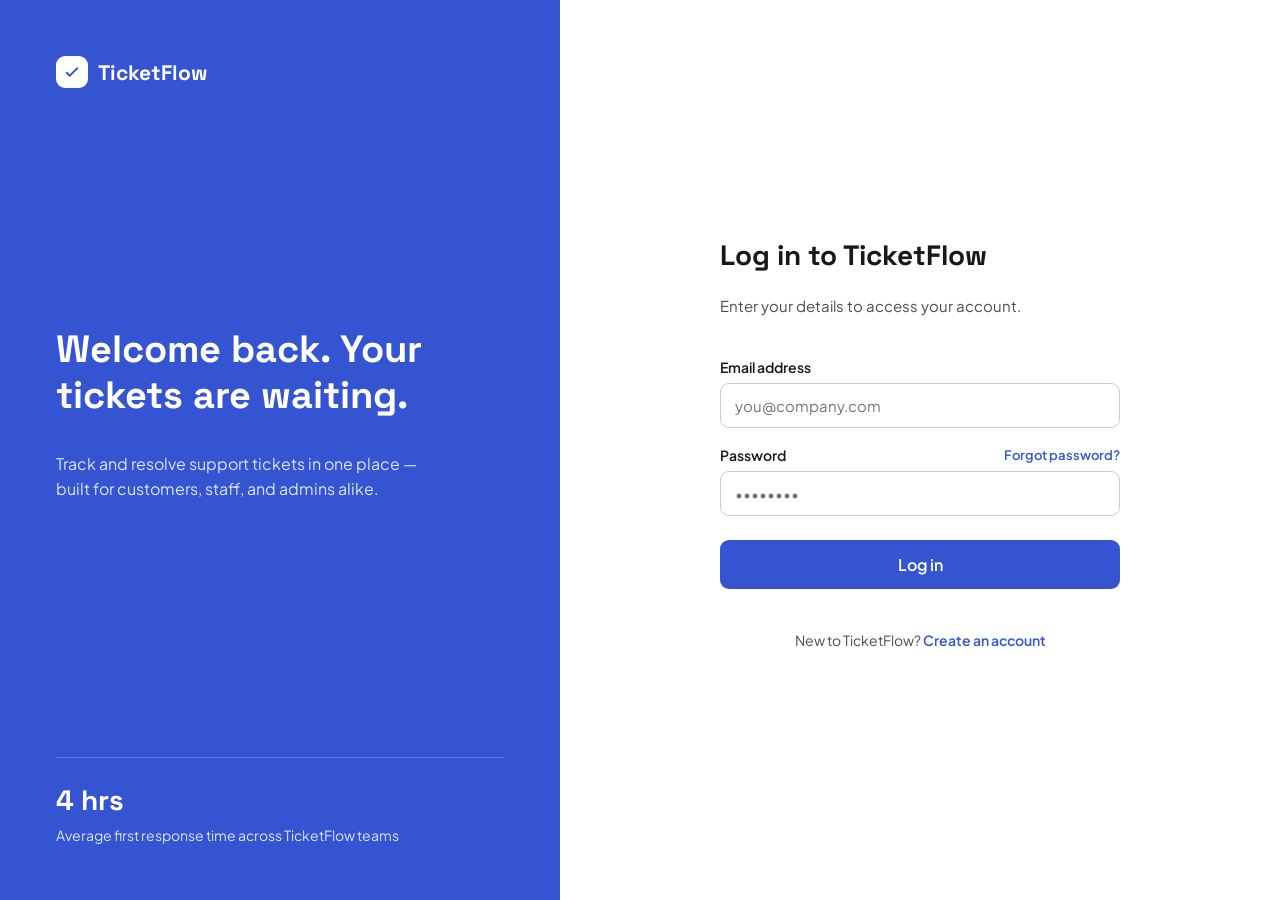
<file: frontend/User/SubmitTicket.html>
<!doctype html>
<html lang="en">

<head>
    <meta charset="utf-8">
    <title>TicketFlow — Submit ticket</title>
    <link rel="stylesheet"
        href="https://fonts.googleapis.com/css2?family=Plus+Jakarta+Sans:ital,wght@0,400;0,500;0,600;0,700;1,400&family=Space+Grotesk:wght@500;600;700&display=swap">
    <link rel="stylesheet" href="../css/homepage.css">
    <link rel="stylesheet" href="../css/user.css">
    <script src="../js/authGuard.js"></script>
</head>

<body>
    <div style="min-height:100vh;box-sizing:border-box;background:#F7F7F5;display:flex;flex-direction:column;">

        <!-- Nav -->
        <div
            style="display:flex;align-items:center;justify-content:space-between;padding:20px 56px;background:#FFFFFF;border-bottom:1px solid #E3E3DD;flex-wrap:wrap;gap:16px;">
            <div style="display:flex;align-items:center;gap:48px;flex-wrap:wrap;">
                <a href="TicketHistory.html" style="display:flex;align-items:center;gap:10px;">
                    <span
                        style="width:30px;height:30px;border-radius:8px;background:#3454D1;display:flex;align-items:center;justify-content:center;">
                        <svg width="16" height="16" viewBox="0 0 24 24" fill="none" stroke="#FFFFFF" stroke-width="2.4"
                            stroke-linecap="round" stroke-linejoin="round">
                            <path d="M5 13l4 4L19 7"></path>
                        </svg>
                    </span>
                    <span
                        style="font-family:'Space Grotesk',sans-serif;font-weight:700;font-size:19px;">TicketFlow</span>
                </a>
                <div style="display:flex;align-items:center;gap:8px;">
                    <a href="SubmitTicket.html"
                        style="font-size:14px;font-weight:600;color:#3454D1;background:#EAEEFB;padding:9px 16px;border-radius:8px;">Submit
                        ticket</a>
                    <a href="TicketHistory.html"
                        style="font-size:14px;font-weight:600;color:#4B4E57;padding:9px 16px;border-radius:8px;">My
                        tickets</a>
                </div>
            </div>
            <div style="display:flex;align-items:center;gap:12px;">
                <span id="userInitials"
                    style="width:36px;height:36px;border-radius:999px;background:#EAEEFB;color:#3454D1;font-size:14px;font-weight:700;display:flex;align-items:center;justify-content:center;font-family:'Space Grotesk',sans-serif;">AR</span>
                <div style="display:flex;flex-direction:column;line-height:1.3;">
                    <span id="userName" style="font-size:13px;font-weight:600;">Alex Rivera</span>
                    <span style="font-size:12px;color:#8A8D97;">Customer</span>
                </div>
                <button onclick="handleLogout()"
                    style="background:none;border:none;font-size:13px;font-weight:600;color:#B23131;padding:8px 12px;border-radius:8px;">Log
                    out</button>
            </div>
        </div>

        <!-- Content -->
        <div style="padding:40px 56px;display:flex;flex-direction:column;gap:24px;flex-grow:1;">
            <div style="display:flex;flex-direction:column;gap:6px;">
                <h1 style="font-size:26px;font-weight:700;">Submit a ticket</h1>
                <p style="font-size:14px;color:#4B4E57;">Describe the issue and we'll route it to the right team.</p>
            </div>
            <div class="form-card">
                <form style="display:flex;flex-direction:column;gap:18px;" onsubmit="handleSubmitTicket(event)">
                    <div class="form-field">
                        <label for="title" class="form-label">Subject</label>
                        <input id="title" name="title" type="text" class="form-input"
                            placeholder="Briefly describe the issue">
                    </div>
                    <div class="form-field-row">
                        <div class="form-field">
                            <label for="category" class="form-label">Category</label>
                            <select id="category" name="category" class="form-select">
                                <option>Billing</option>
                                <option>Technical</option>
                                <option>Account</option>
                                <option>Feature request</option>
                            </select>
                        </div>
                        <div class="form-field">
                            <label for="priority" class="form-label">Priority</label>
                            <select id="priority" name="priority" class="form-select">
                                <option value="low">Low</option>
                                <option value="medium" selected>Medium</option>
                                <option value="high">High</option>
                                <option value="critical">Critical</option>
                            </select>
                        </div>
                    </div>
                    <div class="form-field">
                        <label for="description" class="form-label">Description</label>
                        <textarea id="description" name="description" class="form-textarea"
                            placeholder="Include any steps to reproduce, error messages, or screenshots links"></textarea>
                    </div>
                    <button type="submit" class="btn-primary" style="align-self:flex-start;padding:14px 30px;">Submit
                        ticket</button>
                </form>
            </div>
        </div>
    </div>
</body>
<script>
    function toMySQLDateTime(date) {
        const pad = n => String(n).padStart(2, '0');
        return `${date.getFullYear()}-${pad(date.getMonth() + 1)}-${pad(date.getDate())} ` +
            `${pad(date.getHours())}:${pad(date.getMinutes())}:${pad(date.getSeconds())}`;
    }

    function handleLogout() {
        localStorage.removeItem('ticketflow_user');
        window.location.href = '../Login.html';
    }
    function displayUserInfor() {
        const user_infor = JSON.parse(localStorage.getItem('ticketflow_user'));
        document.getElementById('userName').textContent = user_infor.username;
        const initials = user_infor.username
            .split(' ')
            .map(word => word[0])
            .join('')
            .toUpperCase()
            .slice(0, 2);
        document.getElementById('userInitials').textContent = initials;
    }
    displayUserInfor();
    function handleSubmitTicket(event) {
        event.preventDefault();

        const title = document.getElementById('title').value;
        const category = document.getElementById('category').value;
        const priority = document.getElementById('priority').value;
        const description = document.getElementById('description').value;
        const user_id = JSON.parse(localStorage.getItem('ticketflow_user')).user_id;
        let deadline;
        let sla_due_at = new Date();
        // set deadline based on the priority selected
        if (priority === 'critical') {
            deadline = 2;
            alert('Critical priority tickets have a deadline of 2 days.');
        } else if (priority === 'high') {
            deadline = 5;
            alert('High priority tickets have a deadline of 5 days.');
        } else if (priority === 'medium') {
            deadline = 10;
            alert('Medium priority tickets have a deadline of 10 days.');
        } else if (priority === 'low') {
            deadline = 15;
            alert('Low priority tickets have a deadline of 15 days.');
        } else {
            alert('Invalid priority selected.');
            return;
        }
        // set the SLA due date based on the priority selected
        sla_due_at.setDate(sla_due_at.getDate() + deadline);

        const ticketData = {
            title,
            user_id,
            description,
            priority,
            category,
            sla_due_at: toMySQLDateTime(sla_due_at)
        };

        fetch('http://ticketflow-env.eba-gamu7nvf.ap-southeast-1.elasticbeanstalk.com/tickets/create-tickets', {
            method: 'POST',
            headers: {
                'Content-Type': 'application/json'
            },
            body: JSON.stringify(ticketData)
        })
            .then(response => response.json().then(data => ({ ok: response.ok, data })))
            .then(({ ok, data }) => {
                if (!ok) {
                    alert(data.error || 'Failed to submit ticket.');
                    return;
                }
                console.log('Ticket submitted successfully:', data);
                window.location.href = 'TicketHistory.html';
            })
            .catch(error => {
                console.error('Error submitting ticket:', error);
            });
    }
</script>

</html>
</file>
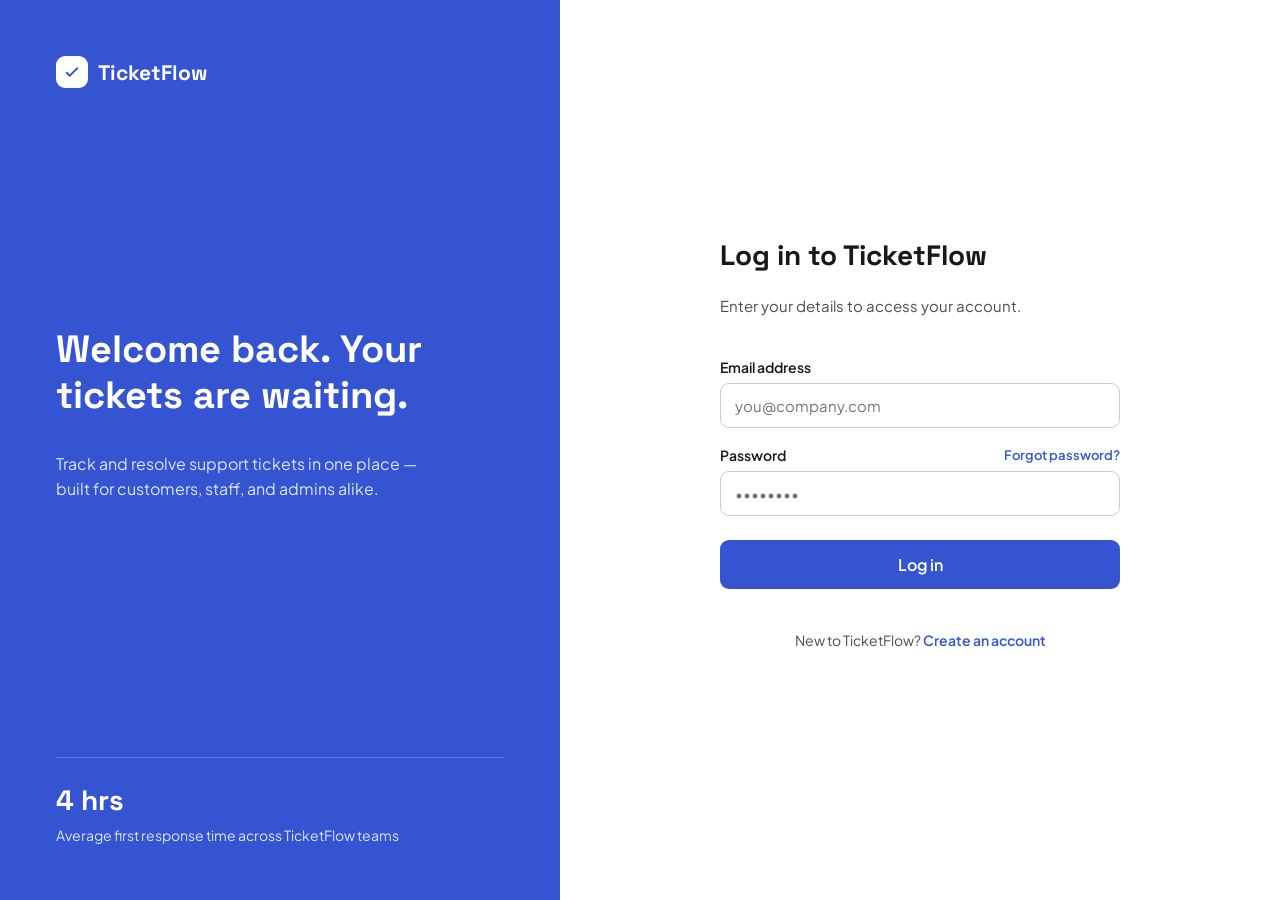
<file: frontend/User/TicketHistory.html>
<!doctype html>
<html lang="en">

<head>
    <meta charset="utf-8">
    <title>TicketFlow — My tickets</title>
    <link rel="stylesheet"
        href="https://fonts.googleapis.com/css2?family=Plus+Jakarta+Sans:ital,wght@0,400;0,500;0,600;0,700;1,400&family=Space+Grotesk:wght@500;600;700&display=swap">
    <link rel="stylesheet" href="../css/homepage.css">
    <link rel="stylesheet" href="../css/user.css">
    <script src="../js/authGuard.js"></script>
</head>

<body>
    <div style="min-height:100vh;box-sizing:border-box;background:#F7F7F5;display:flex;flex-direction:column;">

        <!-- Nav -->
        <div
            style="display:flex;align-items:center;justify-content:space-between;padding:20px 56px;background:#FFFFFF;border-bottom:1px solid #E3E3DD;flex-wrap:wrap;gap:16px;">
            <div style="display:flex;align-items:center;gap:48px;flex-wrap:wrap;">
                <a href="TicketHistory.html" style="display:flex;align-items:center;gap:10px;">
                    <span
                        style="width:30px;height:30px;border-radius:8px;background:#3454D1;display:flex;align-items:center;justify-content:center;">
                        <svg width="16" height="16" viewBox="0 0 24 24" fill="none" stroke="#FFFFFF" stroke-width="2.4"
                            stroke-linecap="round" stroke-linejoin="round">
                            <path d="M5 13l4 4L19 7"></path>
                        </svg>
                    </span>
                    <span
                        style="font-family:'Space Grotesk',sans-serif;font-weight:700;font-size:19px;">TicketFlow</span>
                </a>
                <div style="display:flex;align-items:center;gap:8px;">
                    <a href="SubmitTicket.html"
                        style="font-size:14px;font-weight:600;color:#4B4E57;padding:9px 16px;border-radius:8px;">Submit
                        ticket</a>
                    <a href="TicketHistory.html"
                        style="font-size:14px;font-weight:600;color:#3454D1;background:#EAEEFB;padding:9px 16px;border-radius:8px;">My
                        tickets</a>
                </div>
            </div>
            <div style="display:flex;align-items:center;gap:12px;">
                <span id="userInitials"
                    style="width:36px;height:36px;border-radius:999px;background:#EAEEFB;color:#3454D1;font-size:14px;font-weight:700;display:flex;align-items:center;justify-content:center;font-family:'Space Grotesk',sans-serif;">AR</span>
                <div style="display:flex;flex-direction:column;line-height:1.3;">
                    <span id="userName" style="font-size:13px;font-weight:600;">Alex Rivera</span>
                    <span style="font-size:12px;color:#8A8D97;">Customer</span>
                </div>
                <button onclick="handleLogout()"
                    style="background:none;border:none;font-size:13px;font-weight:600;color:#B23131;padding:8px 12px;border-radius:8px;">Log
                    out</button>
            </div>
        </div>

        <!-- Content -->
        <div style="padding:40px 56px;display:flex;flex-direction:column;gap:24px;flex-grow:1;">
            <div style="display:flex;align-items:center;justify-content:space-between;flex-wrap:wrap;gap:16px;">
                <div style="display:flex;flex-direction:column;gap:6px;">
                    <h1 style="font-size:26px;font-weight:700;">My tickets</h1>
                    <p style="font-size:14px;color:#4B4E57;">Track the status of everything you've submitted.</p>
                </div>
                <a href="SubmitTicket.html"
                    style="background:#3454D1;color:#FFFFFF;font-size:14px;font-weight:600;padding:12px 20px;border-radius:9px;">+
                    New ticket</a>
            </div>

            <div style="display:flex;gap:12px;flex-wrap:wrap;">
                <div
                    style="flex-grow:1;display:flex;align-items:center;gap:10px;background:#FFFFFF;border:1px solid #CBCBC2;border-radius:9px;padding:0 14px;">
                    <svg width="16" height="16" viewBox="0 0 24 24" fill="none" stroke="#8A8D97" stroke-width="2"
                        stroke-linecap="round" stroke-linejoin="round">
                        <circle cx="11" cy="11" r="7"></circle>
                        <path d="M21 21l-4.3-4.3"></path>
                    </svg>
                    <input type="text" placeholder="Search your tickets"
                        style="border:none;padding:11px 0;font-size:14px;flex-grow:1;">
                </div>
                <select
                    style="padding:0 14px;border-radius:9px;border:1px solid #CBCBC2;font-size:14px;background:#FFFFFF;">
                    <option>All statuses</option>
                    <option>Open</option>
                    <option>In progress</option>
                    <option>Resolved</option>
                    <option>Closed</option>
                </select>
            </div>

            <div style="background:#FFFFFF;border:1px solid #E3E3DD;border-radius:16px;overflow-x:auto;">
                <table>
                    <thead>
                        <tr>
                            <th>Ticket</th>
                            <th>Category</th>
                            <th>Priority</th>
                            <th>Status</th>
                            <th>Submitted</th>
                            <th>Task Deadline</th>
                        </tr>
                    </thead>
                    <tbody>

                    </tbody>
                </table>
            </div>
        </div>
    </div>
</body>
<script>
    function handleLogout() {
        localStorage.removeItem('ticketflow_user');
        window.location.href = '../Login.html';
    }
    function displayUserInfor() {
        const user_infor = JSON.parse(localStorage.getItem('ticketflow_user'));
        document.getElementById('userName').textContent = user_infor.username;
        const initials = user_infor.username
            .split(' ')
            .map(word => word[0])
            .join('')
            .toUpperCase()
            .slice(0, 2);
        document.getElementById('userInitials').textContent = initials;
    }
    displayUserInfor();

    function getAllTickets() {
        const storedUser = JSON.parse(localStorage.getItem('ticketflow_user'));
        if (!storedUser) return;
        const user_id = storedUser.user_id;
        fetch(`http://ticketflow-env.eba-gamu7nvf.ap-southeast-1.elasticbeanstalk.com/tickets/get-tickets?user_id=${user_id}`)
            .then(response => response.json())
            .then(data => {
                const tickets = data.tickets;
                const tbody = document.querySelector('tbody');
                tbody.innerHTML = ''; // Clear existing rows

                tickets.forEach(ticket => {
                    const row = document.createElement('tr');

                    row.innerHTML = `
                        <td><span class="ticket-subject">${ticket.title}</span><br><span class="ticket-id">TF-${ticket.ticket_id}</span></td>
                        <td style="color:#4B4E57;">${ticket.category}</td>
                        <td><span class="pill" style="background:#FBEEDD;color:#8A4B07;">${ticket.priority}</span></td>
                        <td><span class="pill" style="background:#E4F4EA;color:#1B7A43;">${ticket.status}</span></td>
                        <td style="color:#4B4E57;">${new Date(ticket.created_at).toLocaleDateString()}</td>
                        <td style="color:#4B4E57;">${ticket.sla_due_at ? new Date(ticket.sla_due_at).toLocaleDateString() : '—'}</td>
                    `;

                    tbody.appendChild(row);
                });
            })
            .catch(error => console.error('Error fetching tickets:', error));
    }
    getAllTickets();
</script>

</html>
</file>
<file: frontend/css/homepage.css>
body {
    margin: 0;
    background: #F7F7F5;
    font-family: 'Plus Jakarta Sans', sans-serif;
    color: #17181C;
}

h1,
h2,
h3 {
    font-family: 'Space Grotesk', sans-serif;
    margin: 0;
}

a {
    text-decoration: none;
}

button {
    font-family: inherit;
    cursor: pointer;
}

input {
    font-family: inherit;
    box-sizing: border-box;
}

input:focus {
    outline: 2px solid #3454D1;
    outline-offset: 1px;
}

select {
    font-family: inherit;
    box-sizing: border-box;
}

select:focus {
    outline: 2px solid #3454D1;
    outline-offset: 1px;
}

[hidden] {
    display: none !important;
}
</file>
<file: frontend/css/auth.css>
.auth-page {
    min-height: 100vh;
    box-sizing: border-box;
    background: #FFFFFF;
    display: flex;
    flex-wrap: wrap;
}

.auth-brand {
    width: 560px;
    flex-shrink: 0;
    background: #3454D1;
    display: flex;
    flex-direction: column;
    justify-content: space-between;
    padding: 56px;
    box-sizing: border-box;
}

.auth-logo {
    display: flex;
    align-items: center;
    gap: 10px;
}

.auth-logo-icon {
    width: 32px;
    height: 32px;
    border-radius: 9px;
    background: #FFFFFF;
    display: flex;
    align-items: center;
    justify-content: center;
}

.auth-logo-text {
    font-family: 'Space Grotesk', sans-serif;
    font-weight: 700;
    font-size: 21px;
    color: #FFFFFF;
}

.auth-brand-copy {
    display: flex;
    flex-direction: column;
    gap: 16px;
}

.auth-brand-title {
    font-size: 38px;
    font-weight: 700;
    color: #FFFFFF;
    line-height: 1.2;
    max-width: 400px;
}

.auth-brand-desc {
    font-size: 16px;
    color: #DDE4FB;
    line-height: 1.6;
    max-width: 380px;
}

.auth-brand-footer {
    display: flex;
    flex-direction: column;
    gap: 14px;
    border-top: 1px solid rgba(255, 255, 255, 0.2);
    padding-top: 24px;
}

.auth-brand-footer--tight {
    gap: 8px;
}

.auth-stat-value {
    font-size: 28px;
    font-weight: 700;
    color: #FFFFFF;
    font-family: 'Space Grotesk', sans-serif;
}

.auth-stat-label {
    font-size: 14px;
    color: #DDE4FB;
}

.auth-feature-item {
    display: flex;
    align-items: center;
    gap: 10px;
}

.auth-feature-text {
    font-size: 14px;
    color: #FFFFFF;
}

.auth-form-panel {
    flex-grow: 1;
    display: flex;
    align-items: center;
    justify-content: center;
    padding: 56px 24px;
}

.auth-form-card {
    width: 400px;
    max-width: 100%;
    display: flex;
    flex-direction: column;
    gap: 28px;
}

.auth-form-header {
    display: flex;
    flex-direction: column;
    gap: 8px;
}

.auth-form-title {
    font-size: 28px;
    font-weight: 700;
}

.auth-form-subtitle {
    font-size: 15px;
    color: #4B4E57;
}

.auth-form {
    display: flex;
    flex-direction: column;
    gap: 18px;
}

.form-field {
    display: flex;
    flex-direction: column;
    gap: 7px;
}

.form-field-row {
    display: flex;
    gap: 14px;
    flex-wrap: wrap;
}

.form-field-row .form-field {
    flex-grow: 1;
}

.form-label {
    font-size: 14px;
    font-weight: 600;
}

.form-label-row {
    display: flex;
    align-items: center;
    justify-content: space-between;
}

.form-link {
    color: #3454D1;
    font-weight: 600;
}

.form-link--small {
    font-size: 13px;
}

.form-input {
    padding: 12px 14px;
    border-radius: 9px;
    border: 1px solid #CBCBC2;
    font-size: 15px;
}

.form-checkbox-row {
    display: flex;
    align-items: center;
    gap: 8px;
    font-size: 14px;
    color: #4B4E57;
}

.form-terms {
    display: flex;
    align-items: flex-start;
    gap: 8px;
    font-size: 13px;
    color: #4B4E57;
    line-height: 1.5;
}

.form-checkbox-input {
    width: 16px;
    height: 16px;
}

.form-terms .form-checkbox-input {
    margin-top: 2px;
    flex-shrink: 0;
}

.btn-primary {
    background: #3454D1;
    color: #FFFFFF;
    font-size: 16px;
    font-weight: 600;
    padding: 14px;
    border: none;
    border-radius: 9px;
    margin-top: 6px;
}

.auth-footer-text {
    font-size: 14px;
    color: #4B4E57;
    text-align: center;
}
</file>
<file: frontend/css/admin.css>
table {
    border-collapse: collapse;
    width: 100%;
}

th {
    text-align: left;
    font-size: 12px;
    font-weight: 700;
    color: #8A8D97;
    letter-spacing: 0.03em;
    padding: 0 14px 12px 14px;
    white-space: nowrap;
}

thead th {
    padding-top: 10px;
    padding-bottom: 10px;
    /* optional, for balance */
}

td {
    padding: 13px 14px;
    font-size: 14px;
    border-top: 1px solid #E3E3DD;
    vertical-align: middle;
}

.status-select {
    border: none;
    border-radius: 999px;
    font-size: 12px;
    font-weight: 700;
    padding: 6px 26px 6px 12px;
    appearance: none;
    -webkit-appearance: none;
    background-repeat: no-repeat;
    background-position: right 8px center;
    background-size: 12px;
}

.pill {
    font-size: 12px;
    font-weight: 700;
    padding: 5px 12px;
    border-radius: 999px;
}

.ticket-subject {
    font-weight: 600;
}

.ticket-id {
    color: #8A8D97;
    font-size: 12px;
}

.allocate-wrap {
    position: relative;
    display: inline-block;
}

.allocate-btn {
    display: flex;
    align-items: center;
    gap: 6px;
    background: #F1F1ED;
    border: 1px solid #E3E3DD;
    border-radius: 8px;
    padding: 7px 12px;
    font-size: 13px;
    font-weight: 600;
    color: #17181C;
}

.allocate-menu {
    position: absolute;
    top: calc(100% + 6px);
    left: 0;
    background: #FFFFFF;
    border: 1px solid #E3E3DD;
    border-radius: 10px;
    box-shadow: 0 8px 24px rgba(20, 20, 20, 0.14);
    padding: 6px;
    width: 170px;
    z-index: 10;
}

.allocate-option {
    display: block;
    width: 100%;
    text-align: left;
    background: none;
    border: none;
    padding: 9px 10px;
    border-radius: 7px;
    font-size: 13px;
    color: #17181C;
}

.allocate-option:hover {
    background: #F1F1ED;
}
</file>
<file: frontend/css/staff.css>
.status-select {
    border: none;
    border-radius: 999px;
    font-size: 12px;
    font-weight: 700;
    padding: 7px 30px 7px 14px;
    appearance: none;
    -webkit-appearance: none;
}

.ticket-card {
    background: #FFFFFF;
    border: 1px solid #E3E3DD;
    border-radius: 16px;
    padding: 22px 24px;
    box-sizing: border-box;
    display: flex;
    align-items: center;
    gap: 20px;
}

.ticket-info {
    flex-grow: 1;
    display: flex;
    flex-direction: column;
    gap: 8px;
}

.ticket-header-row {
    display: flex;
    align-items: center;
    gap: 10px;
}

.ticket-id {
    color: #8A8D97;
    font-size: 12px;
    font-weight: 600;
}

.ticket-subject {
    font-size: 16px;
    font-weight: 700;
}

.ticket-desc {
    font-size: 14px;
    color: #4B4E57;
    line-height: 1.5;
    max-width: 640px;
    margin: 0;
}

.ticket-meta-row {
    display: flex;
    align-items: center;
    gap: 10px;
    margin-top: 2px;
    flex-wrap: wrap;
}

.ticket-meta-text {
    font-size: 13px;
    color: #4B4E57;
}

.ticket-meta-dot {
    color: #CBCBC2;
}

.pill {
    font-size: 12px;
    font-weight: 700;
    padding: 4px 10px;
    border-radius: 999px;
}
</file>
<file: frontend/css/user.css>
table {
    border-collapse: collapse;
    width: 100%;
}

th {
    text-align: left;
    font-size: 12px;
    font-weight: 700;
    color: #8A8D97;
    letter-spacing: 0.03em;
    padding: 0 16px 12px 16px;
}

thead th {
    padding-top: 10px;
    padding-bottom: 10px;
    /* optional, for balance */
}

td {
    padding: 16px;
    font-size: 14px;
    border-top: 1px solid #E3E3DD;
}

.pill {
    font-size: 12px;
    font-weight: 700;
    padding: 5px 12px;
    border-radius: 999px;
}

.ticket-subject {
    font-weight: 600;
}

.ticket-id {
    color: #8A8D97;
    font-size: 12px;
}

.form-card {
    background: #FFFFFF;
    border: 1px solid #E3E3DD;
    border-radius: 16px;
    padding: 32px;
    box-sizing: border-box;
    max-width: 640px;
    margin: 0 auto;
}

.form-field {
    display: flex;
    flex-direction: column;
    gap: 7px;
}

.form-field-row {
    display: flex;
    gap: 14px;
    flex-wrap: wrap;
}

.form-field-row .form-field {
    flex-grow: 1;
}

.form-label {
    font-size: 14px;
    font-weight: 600;
}

.form-input,
.form-select,
.form-textarea {
    padding: 12px 14px;
    border-radius: 9px;
    border: 1px solid #CBCBC2;
    font-size: 15px;
    width: 100%;
}

.form-textarea {
    resize: vertical;
    min-height: 120px;
    width: 545px;
}

.btn-primary {
    background: #3454D1;
    color: #FFFFFF;
    font-size: 16px;
    font-weight: 600;
    padding: 14px;
    border: none;
    border-radius: 9px;
}
</file>
